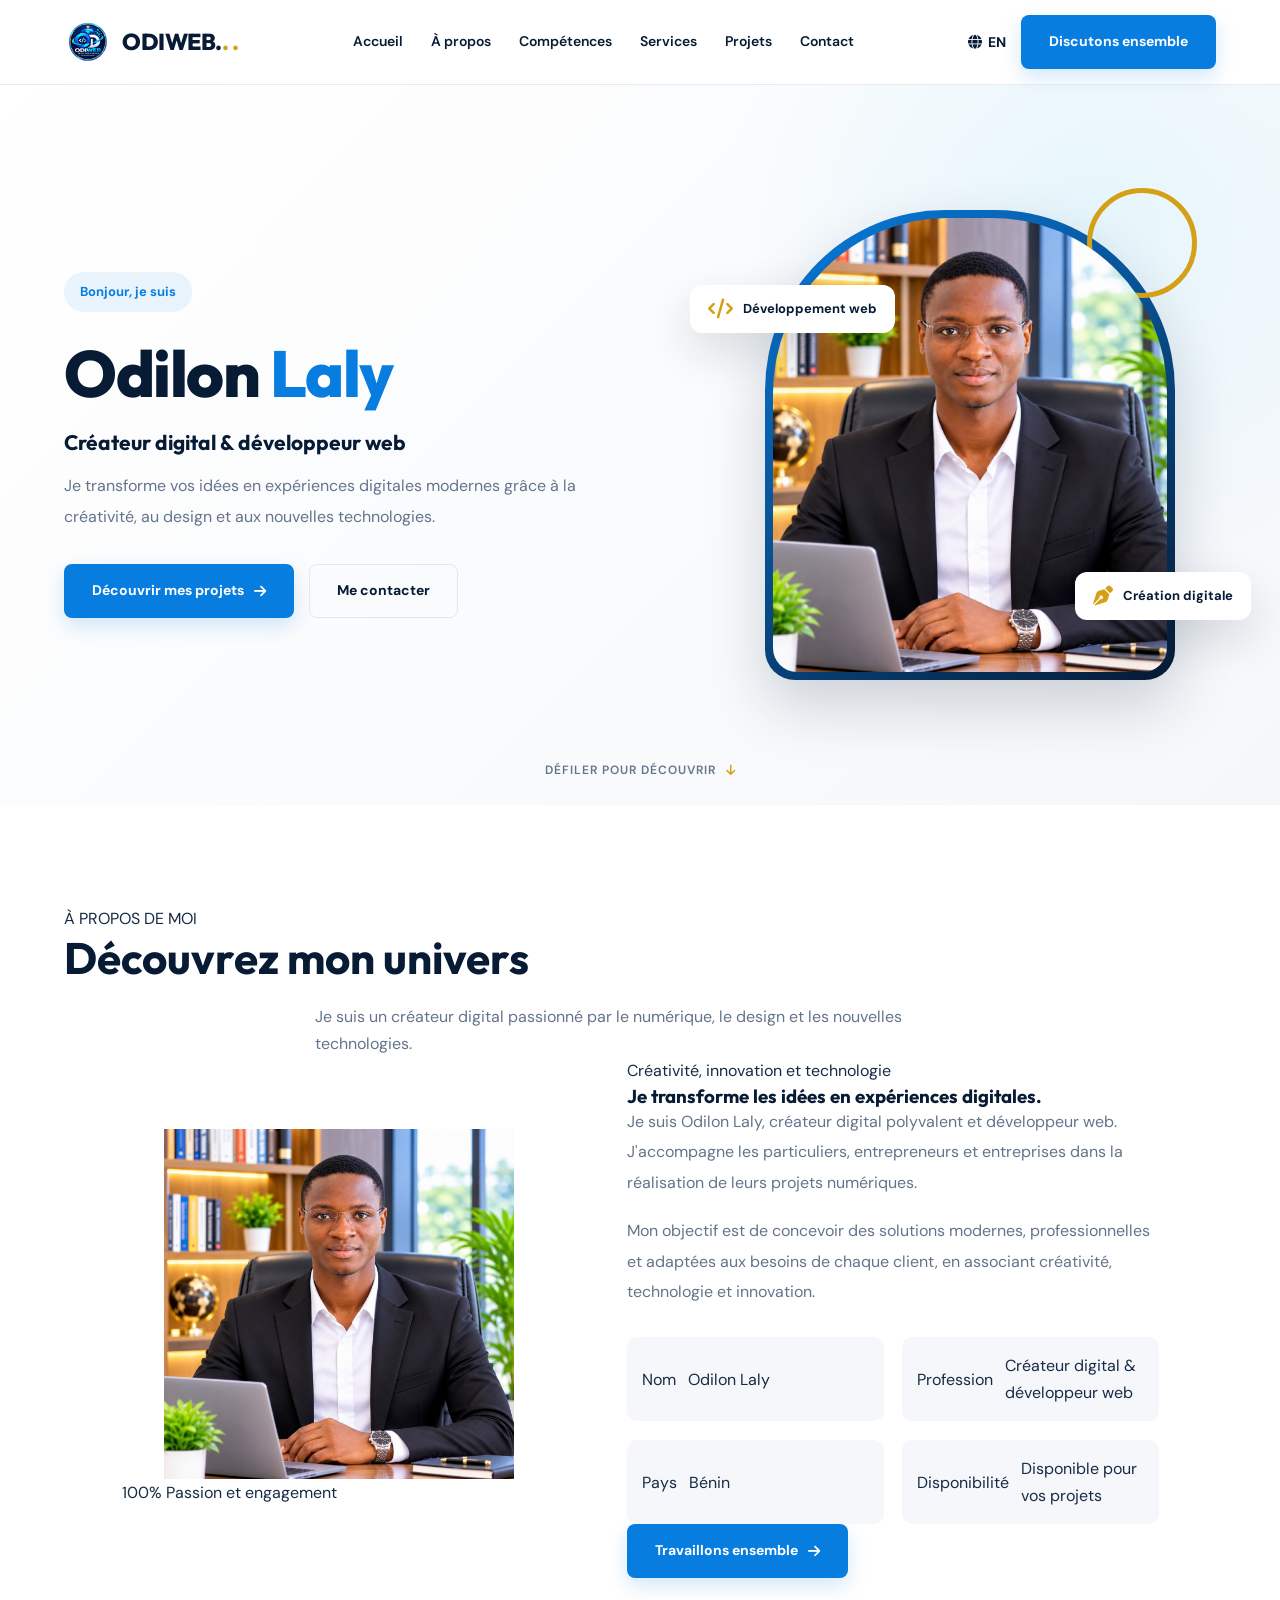
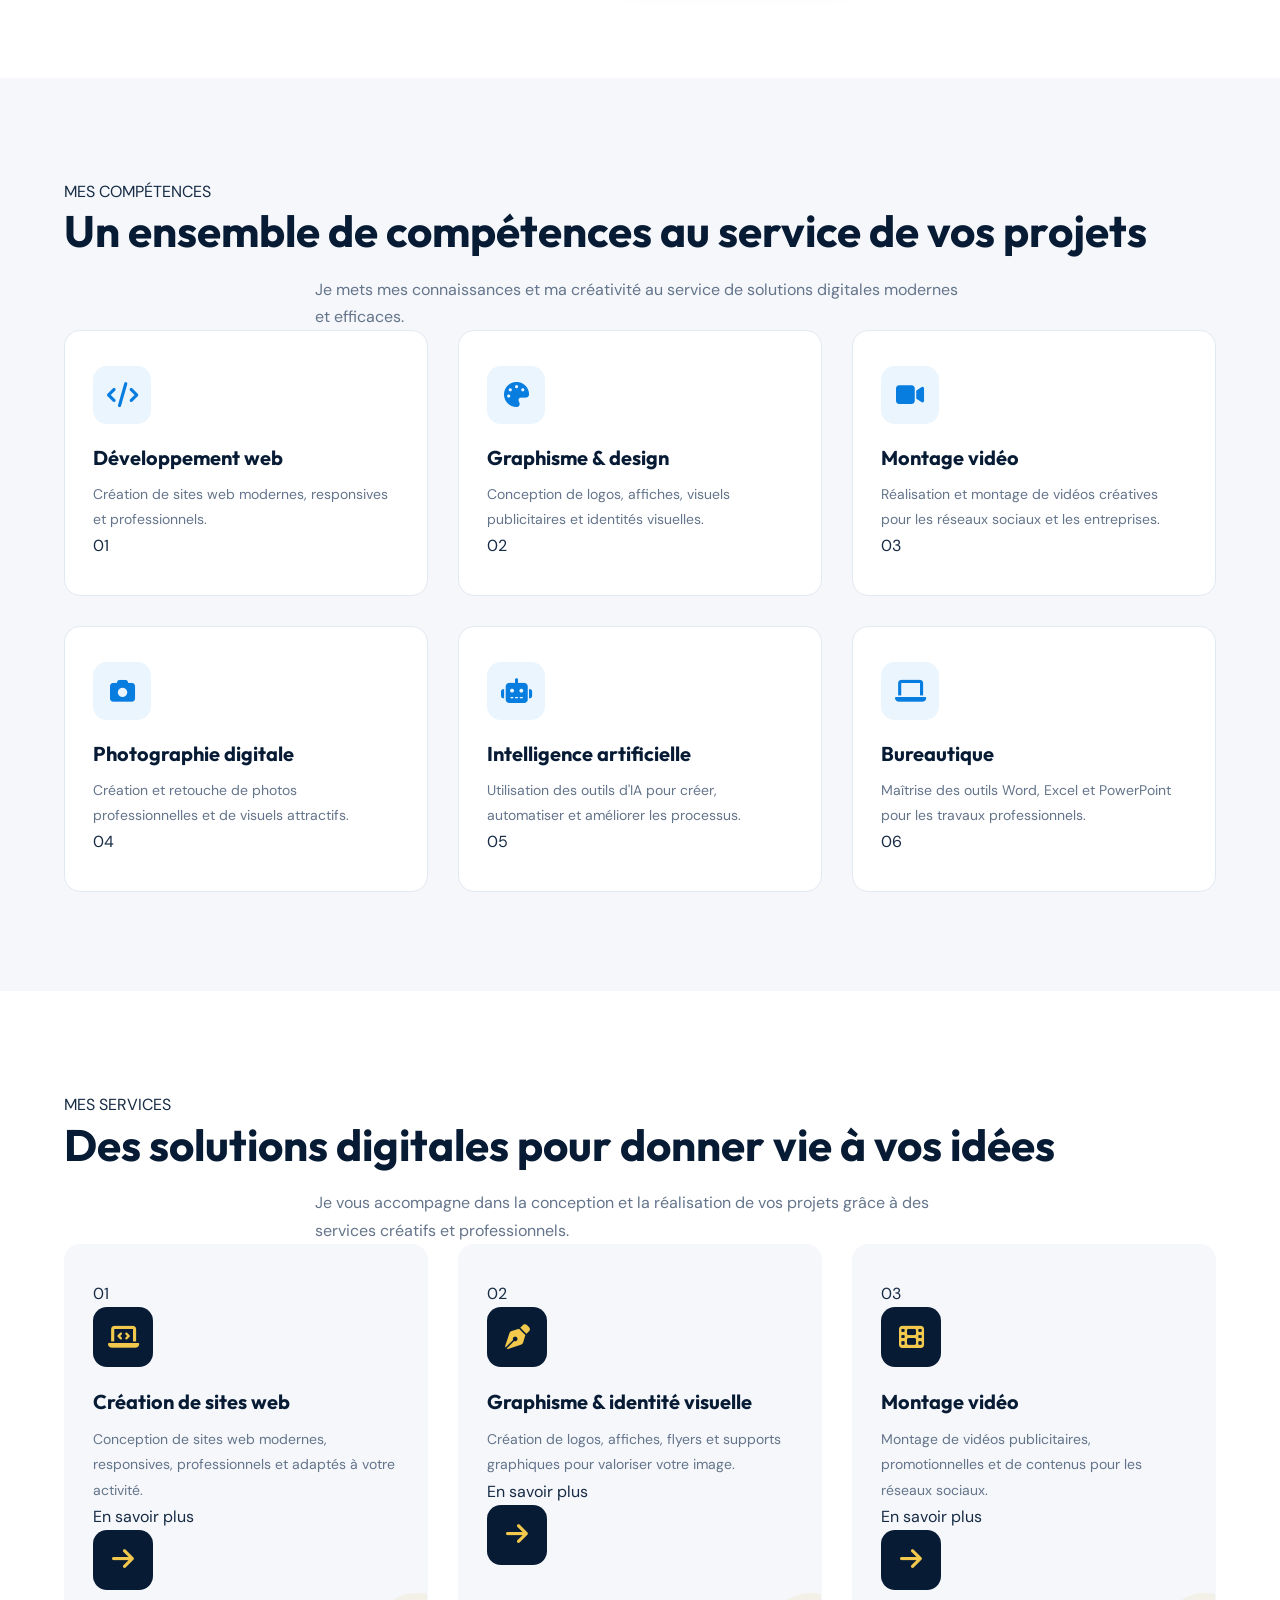
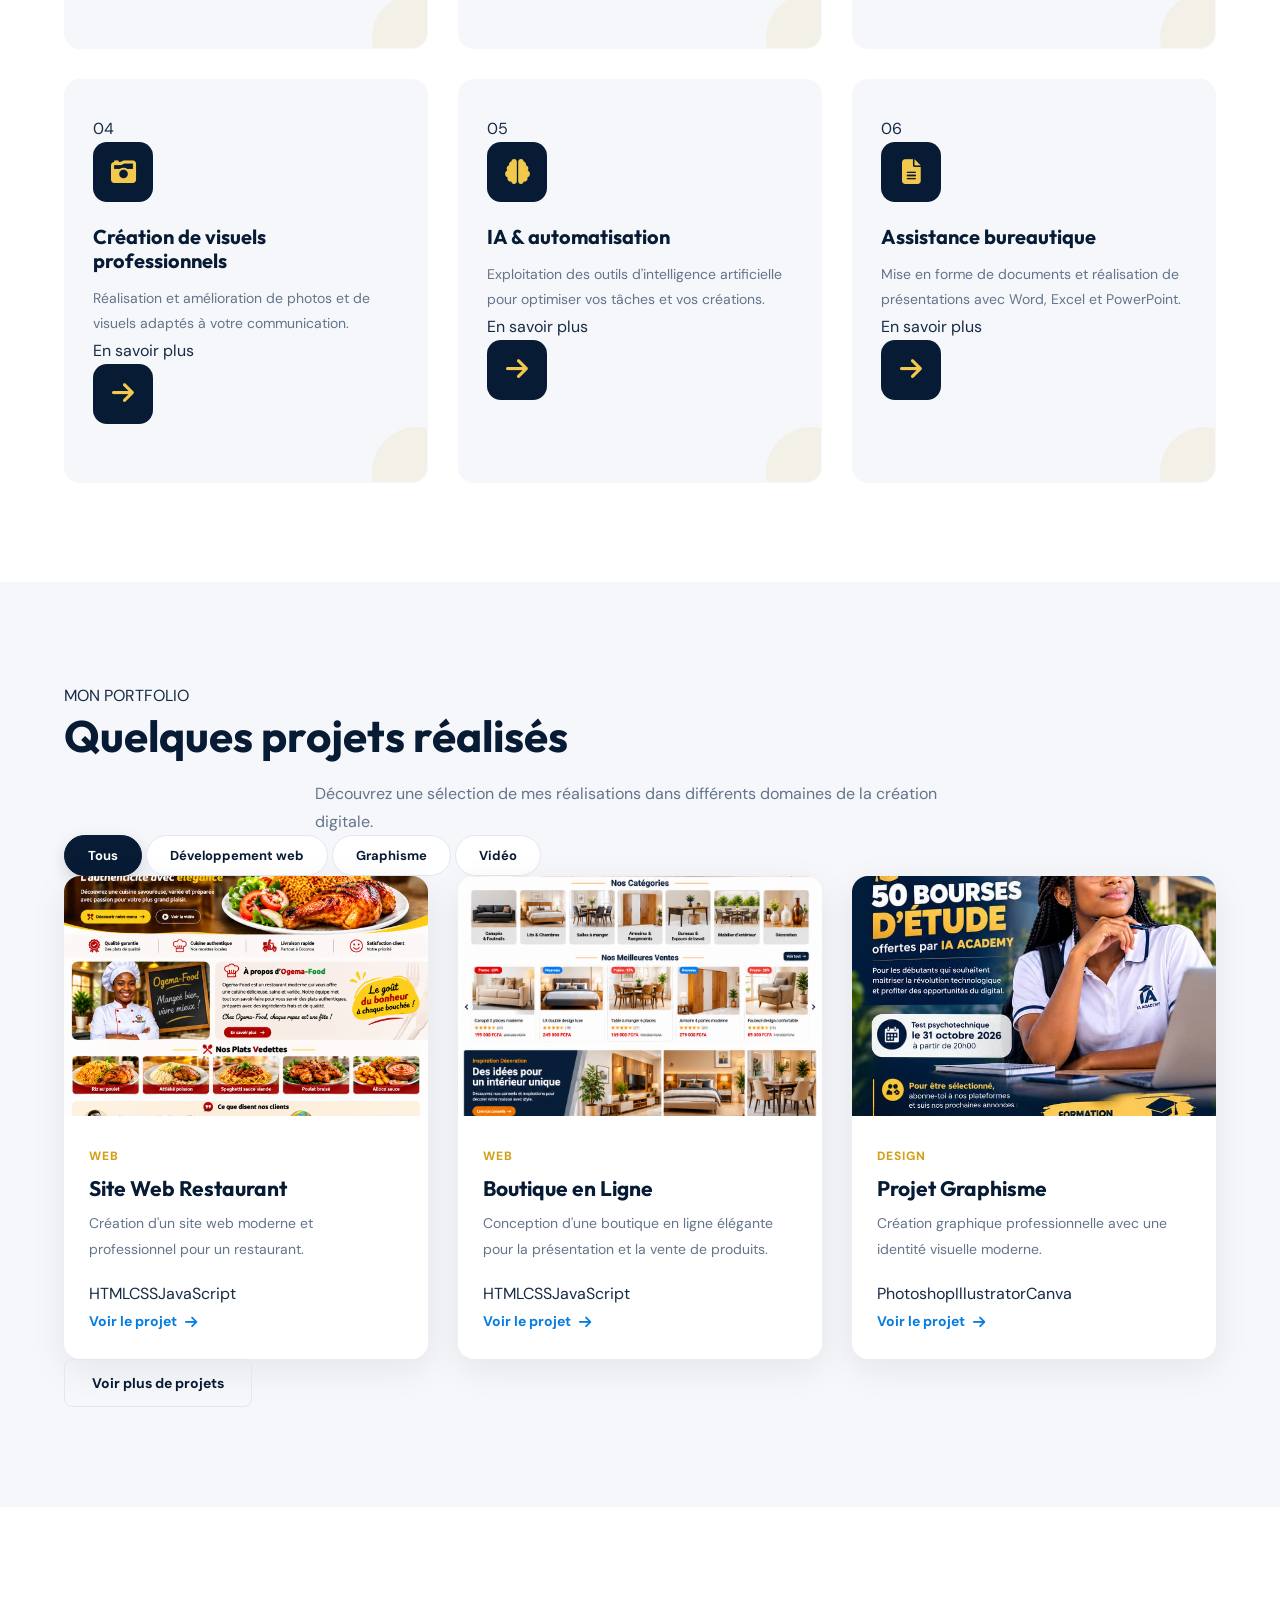
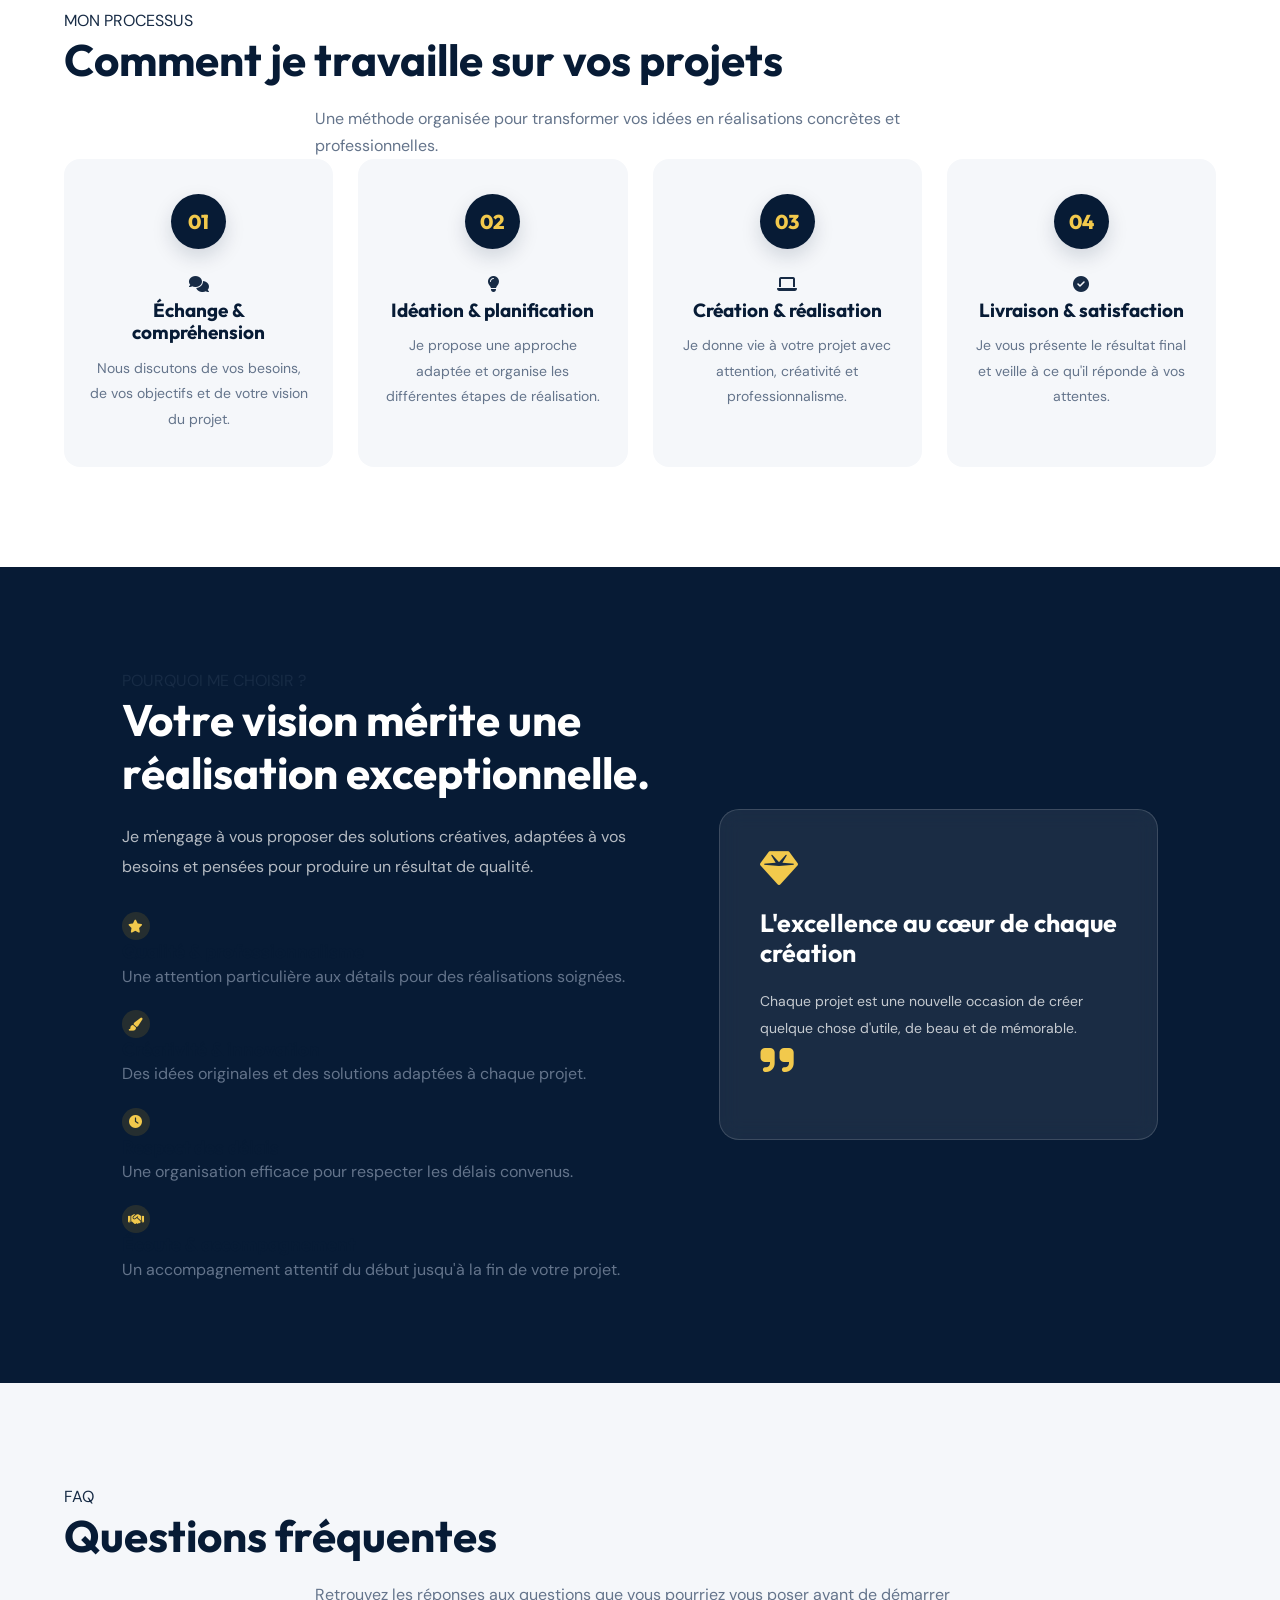
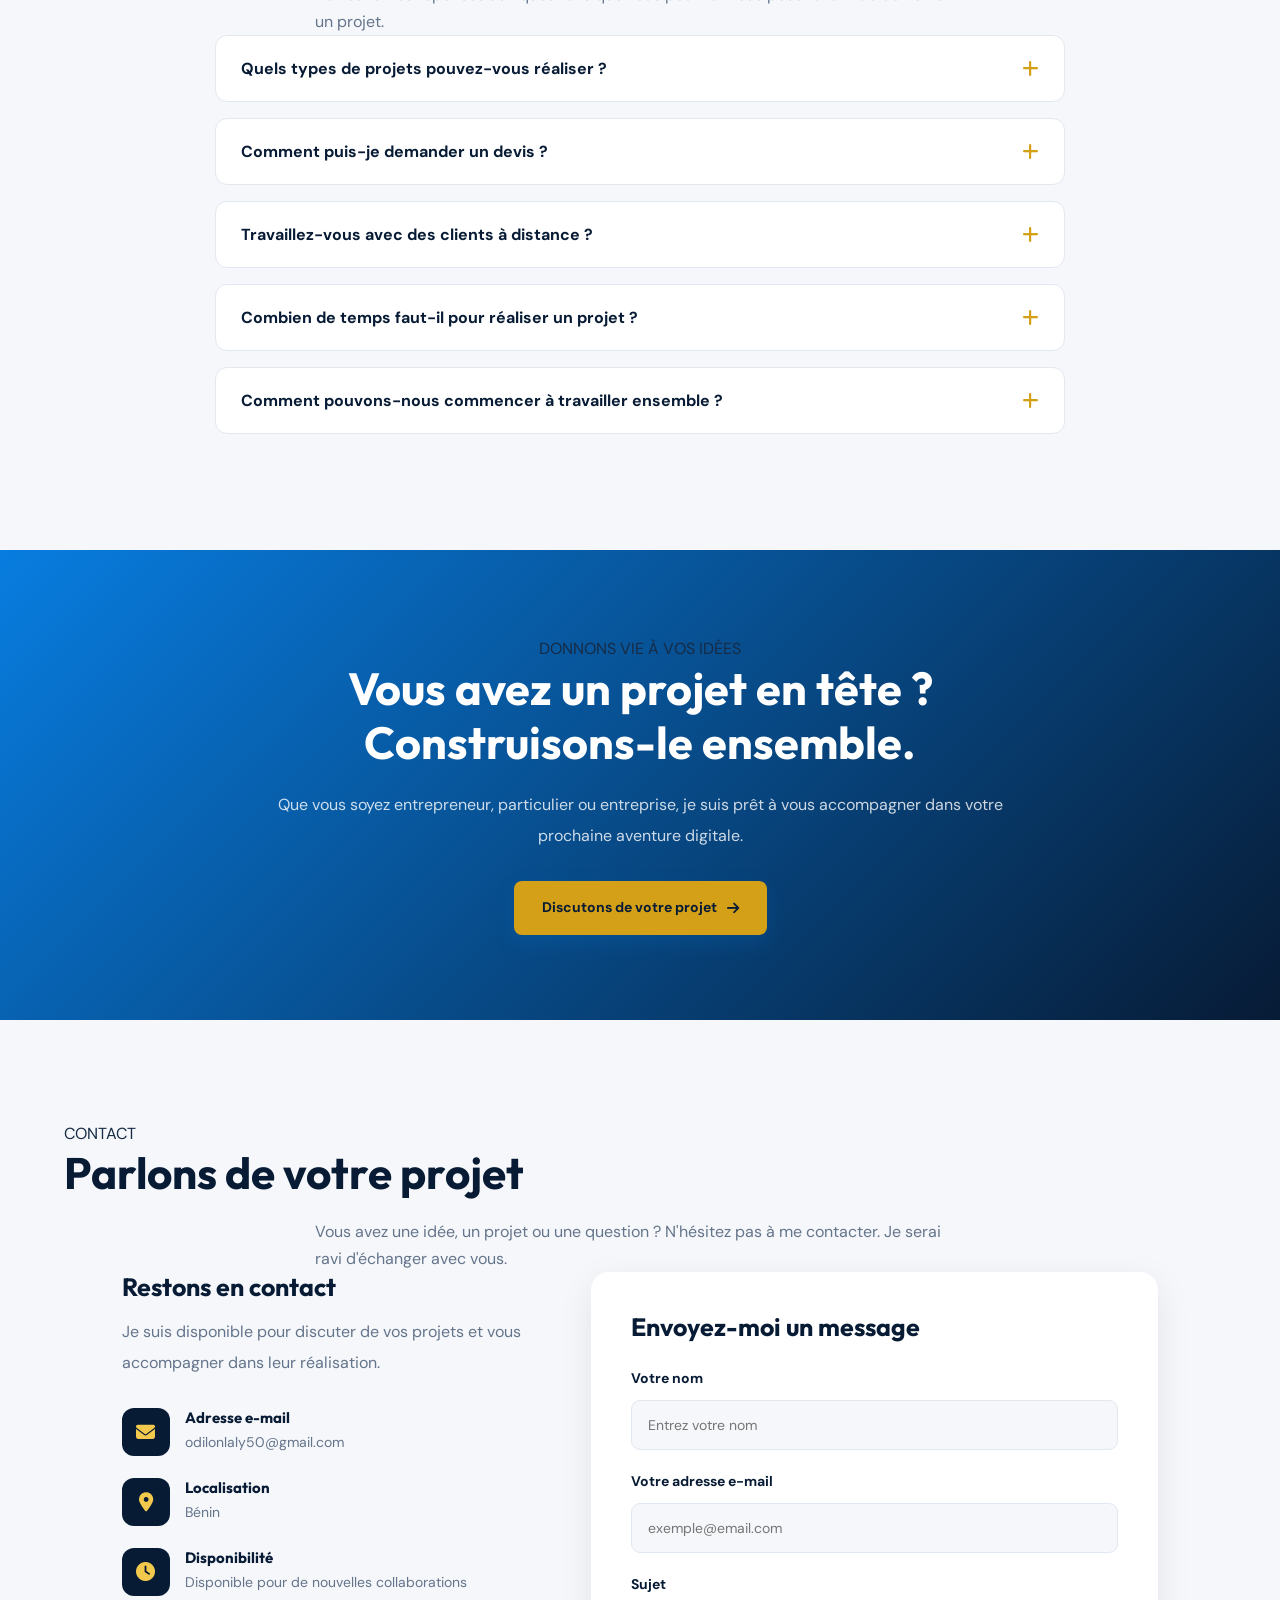
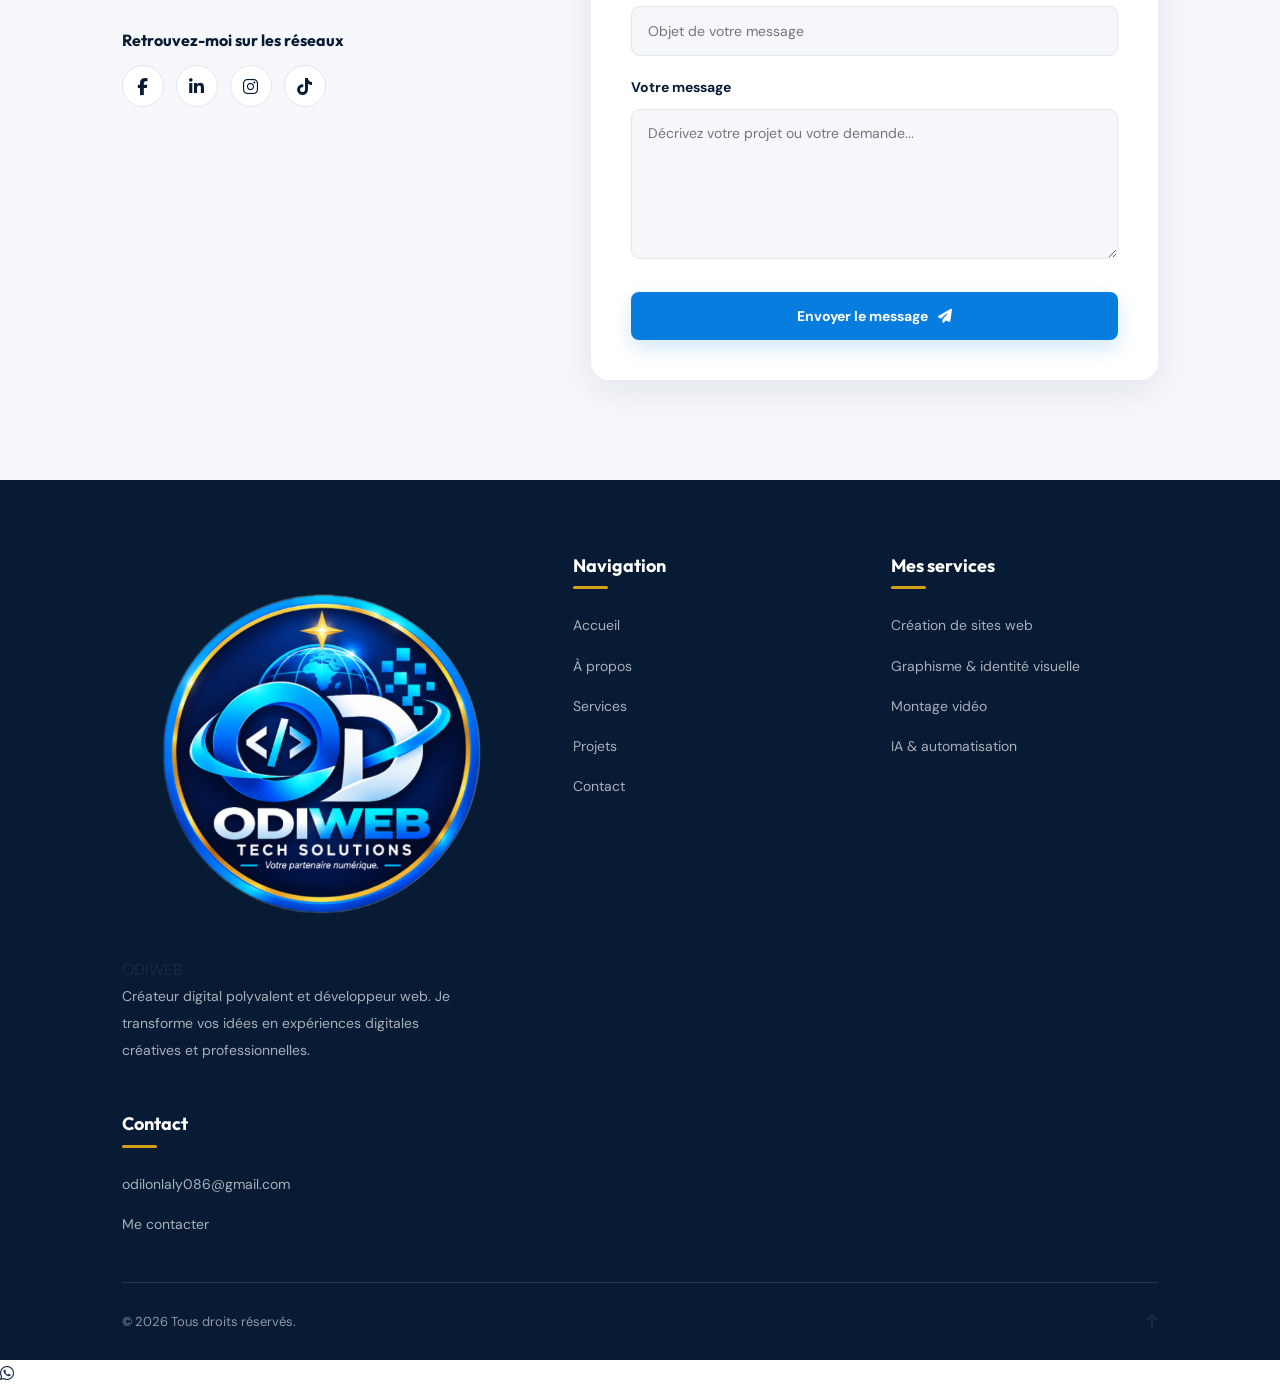
<file: index.html>
<!DOCTYPE html>
<html lang="fr">

<head>

    <meta charset="UTF-8">
    <meta name="viewport" content="width=device-width, initial-scale=1.0">

    <meta
        name="description"
        content="Odilon Laly, créateur digital polyvalent et développeur web. Découvrez mes services et réalisations."
        data-i18n-content="meta_description">

    <meta name="author" content="Odilon Laly">
    <meta name="theme-color" content="#071B35">

    <title data-i18n="page_title">
        Odilon Laly | ODIWEB TECH SOLUTIONS
    </title>


    <!-- GOOGLE FONTS -->

    <link rel="preconnect" href="https://fonts.googleapis.com">

    <link rel="preconnect" href="https://fonts.gstatic.com" crossorigin>

    <link href="https://fonts.googleapis.com/css2?family=DM+Sans:wght@400;500;600;700;800&family=Outfit:wght@400;500;600;700;800&display=swap" rel="stylesheet">


    <!-- FONT AWESOME -->

    <link rel="stylesheet" href="https://cdnjs.cloudflare.com/ajax/libs/font-awesome/6.7.2/css/all.min.css">


    <!-- CSS -->

    <link rel="stylesheet" href="style.css">

    <link rel="stylesheet" href="responsive.css">

</head>


<body>


    <!-- =================================
         HEADER / NAVIGATION
    ================================== -->

    <header class="header" id="header">

        <div class="container navbar">


            <!-- LOGO -->

            <a href="#accueil" class="logo">

                <img
                    src="logo-odiweb.png"
                    alt="Logo ODIWEB"
                    data-i18n-alt="logo_alt">

                <span>
                    ODIWEB<span class="logo-highlight">.</span>
                </span>

            </a>



            <!-- NAVIGATION -->

            <nav class="nav-menu" id="navMenu">

                <a
                    href="#accueil"
                    class="nav-link active"
                    data-i18n="nav_home">

                    Accueil

                </a>


                <a
                    href="#apropos"
                    class="nav-link"
                    data-i18n="nav_about">

                    À propos

                </a>


                <a
                    href="#competences"
                    class="nav-link"
                    data-i18n="nav_skills">

                    Compétences

                </a>


                <a
                    href="#services"
                    class="nav-link"
                    data-i18n="nav_services">

                    Services

                </a>


                <a
                    href="#projets"
                    class="nav-link"
                    data-i18n="nav_projects">

                    Projets

                </a>


                <a
                    href="#contact"
                    class="nav-link"
                    data-i18n="nav_contact">

                    Contact

                </a>

            </nav>



            <!-- ACTIONS DE NAVIGATION -->

            <div class="nav-actions">


                <!-- BOUTON DE LANGUE -->

                <button
                    class="language-btn"
                    id="languageBtn"
                    type="button"
                    aria-label="Changer la langue"
                    data-i18n-aria-label="language_aria">

                    <i class="fa-solid fa-globe"></i>

                    <span id="languageText">FR</span>

                </button>



                <!-- BOUTON CONTACT -->

                <a
                    href="#contact"
                    class="btn btn-primary nav-cta"
                    data-i18n="nav_cta">

                    Discutons

                </a>



                <!-- MENU MOBILE -->

                <button
                    class="menu-toggle"
                    id="menuToggle"
                    type="button"
                    aria-label="Ouvrir le menu"
                    data-i18n-aria-label="menu_open"
                    aria-controls="navMenu"
                    aria-expanded="false">

                    <i class="fa-solid fa-bars"></i>

                </button>

            </div>

        </div>

    </header>



    <!-- =================================
         CONTENU PRINCIPAL
    ================================== -->

    <main>



    <!-- =================================
         HERO / SECTION D'ACCUEIL
    ================================== -->

    <section class="hero" id="accueil">

        <div class="container hero-container">


            <!-- TEXTE PRINCIPAL -->

            <div class="hero-content">


                <span
                    class="hero-greeting"
                    data-i18n="hero_greeting">

                    Bonjour, je suis

                </span>



                <h1 class="hero-title">

                    Odilon

                    <span>Laly</span>

                </h1>



                <h2
                    class="hero-subtitle"
                    data-i18n="hero_subtitle">

                    Créateur digital polyvalent
                    & Développeur Web

                </h2>



                <p
                    class="hero-description"
                    data-i18n="hero_description">

                    J'accompagne les entrepreneurs, les commerçants
                    et les entreprises dans leur transformation
                    numérique grâce à des solutions web modernes
                    et des créations graphiques professionnelles.

                </p>



                <!-- BOUTONS -->

                <div class="hero-buttons">


                    <a href="#projets" class="btn btn-primary">

                        <span data-i18n="hero_button_projects">

                            Découvrir mes projets

                        </span>

                        <i class="fa-solid fa-arrow-right"></i>

                    </a>



                    <a href="#contact" class="btn btn-outline">

                        <span data-i18n="hero_button_contact">

                            Me contacter

                        </span>

                    </a>

                </div>

            </div>




            <!-- PHOTO DE PROFIL -->

            <div class="hero-visual">

                <div class="hero-image-wrapper">

                    <img
                        src="odilon-profile.jpg"
                        alt="Portrait professionnel de Odilon Laly"
                        data-i18n-alt="hero_image_alt"
                        class="hero-profile-image">

                </div>



                <!-- ÉTIQUETTE DÉVELOPPEMENT WEB -->

                <div class="hero-tag hero-tag-web">

                    <i class="fa-solid fa-code"></i>

                    <span data-i18n="hero_tag_web">

                        Développement Web

                    </span>

                </div>



                <!-- ÉTIQUETTE DESIGN DIGITAL -->

                <div class="hero-tag hero-tag-design">

                    <i class="fa-solid fa-pen-nib"></i>

                    <span data-i18n="hero_tag_design">

                        Design digital

                    </span>

                </div>

            </div>

        </div>




        <!-- INDICATEUR DE DÉFILEMENT -->

        <a href="#apropos" class="scroll-indicator">

            <span data-i18n="hero_scroll">

                Défiler pour découvrir

            </span>

            <i class="fa-solid fa-arrow-down"></i>

        </a>

    </section>

<!-- ========================================
     SECTION 2 : À PROPOS DE MOI
======================================== -->

<section class="about section" id="apropos">

    <div class="container">

        <div class="section-heading">

            <span class="section-label" data-i18n="about_label">
                À PROPOS DE MOI
            </span>

            <h2 class="section-title" data-i18n="about_title">
                Découvrez mon univers
            </h2>

            <p class="section-description" data-i18n="about_description">
                Je suis un créateur digital passionné par le numérique,
                le design et les nouvelles technologies.
            </p>

        </div>

        <div class="about-container">

            <!-- Image et expérience -->

            <div class="about-visual">

                <div class="about-image-wrapper">

                    <img
                        src="odilon-profile.jpg"
                        alt="Portrait de Odilon Laly"
                        data-i18n-alt="about_image_alt"
                        class="about-image"
                        loading="lazy"
                    >

                    <div class="about-experience">

                        <span class="experience-number">100%</span>

                        <span class="experience-text" data-i18n="about_experience">
                            Passion et engagement
                        </span>

                    </div>

                </div>

            </div>

            <!-- Présentation -->

            <div class="about-content">

                <span class="about-subtitle" data-i18n="about_subtitle">
                    Créativité, innovation et technologie
                </span>

                <h3 class="about-heading" data-i18n="about_heading">
                    Je transforme les idées en expériences digitales.
                </h3>

                <p class="about-text" data-i18n="about_text_1">
                    Je suis Odilon Laly, créateur digital polyvalent et
                    développeur web. J'accompagne les particuliers,
                    entrepreneurs et entreprises dans la réalisation
                    de leurs projets numériques.
                </p>

                <p class="about-text" data-i18n="about_text_2">
                    Mon objectif est de concevoir des solutions modernes,
                    professionnelles et adaptées aux besoins de chaque client,
                    en associant créativité, technologie et innovation.
                </p>

                <!-- Informations personnelles -->

                <div class="about-infos">

                    <div class="about-info-item">

                        <span class="info-label" data-i18n="about_info_name">
                            Nom
                        </span>

                        <span class="info-value">
                            Odilon Laly
                        </span>

                    </div>

                    <div class="about-info-item">

                        <span class="info-label" data-i18n="about_info_profession">
                            Profession
                        </span>

                        <span class="info-value" data-i18n="about_profession_value">
                            Créateur digital & développeur web
                        </span>

                    </div>

                    <div class="about-info-item">

                        <span class="info-label" data-i18n="about_info_country">
                            Pays
                        </span>

                        <span class="info-value" data-i18n="about_country_value">
                            Bénin
                        </span>

                    </div>

                    <div class="about-info-item">

                        <span class="info-label" data-i18n="about_info_availability">
                            Disponibilité
                        </span>

                        <span class="info-value availability" data-i18n="about_availability_value">
                            Disponible pour vos projets
                        </span>

                    </div>

                </div>

                <a href="#contact" class="btn btn-primary">

                    <span data-i18n="about_button">
                        Travaillons ensemble
                    </span>

                    <i class="fas fa-arrow-right"></i>

                </a>

            </div>

        </div>

    </div>

</section>


<!-- ========================================
     SECTION 3 : MES COMPÉTENCES
======================================== -->

<section class="skills section" id="competences">

    <div class="container">

        <div class="section-heading">

            <span class="section-label" data-i18n="skills_label">
                MES COMPÉTENCES
            </span>

            <h2 class="section-title" data-i18n="skills_title">
                Un ensemble de compétences au service de vos projets
            </h2>

            <p class="section-description" data-i18n="skills_description">
                Je mets mes connaissances et ma créativité au service
                de solutions digitales modernes et efficaces.
            </p>

        </div>

        <div class="skills-grid">

            <!-- Compétence 1 -->

            <div class="skill-card">

                <div class="skill-icon">
                    <i class="fas fa-code"></i>
                </div>

                <h3 data-i18n="skill_web_title">
                    Développement web
                </h3>

                <p data-i18n="skill_web_description">
                    Création de sites web modernes, responsives
                    et professionnels.
                </p>

                <span class="skill-number">01</span>

            </div>


            <!-- Compétence 2 -->

            <div class="skill-card">

                <div class="skill-icon">
                    <i class="fas fa-palette"></i>
                </div>

                <h3 data-i18n="skill_design_title">
                    Graphisme & design
                </h3>

                <p data-i18n="skill_design_description">
                    Conception de logos, affiches, visuels publicitaires
                    et identités visuelles.
                </p>

                <span class="skill-number">02</span>

            </div>


            <!-- Compétence 3 -->

            <div class="skill-card">

                <div class="skill-icon">
                    <i class="fas fa-video"></i>
                </div>

                <h3 data-i18n="skill_video_title">
                    Montage vidéo
                </h3>

                <p data-i18n="skill_video_description">
                    Réalisation et montage de vidéos créatives
                    pour les réseaux sociaux et les entreprises.
                </p>

                <span class="skill-number">03</span>

            </div>


            <!-- Compétence 4 -->

            <div class="skill-card">

                <div class="skill-icon">
                    <i class="fas fa-camera"></i>
                </div>

                <h3 data-i18n="skill_photo_title">
                    Photographie digitale
                </h3>

                <p data-i18n="skill_photo_description">
                    Création et retouche de photos professionnelles
                    et de visuels attractifs.
                </p>

                <span class="skill-number">04</span>

            </div>


            <!-- Compétence 5 -->

            <div class="skill-card">

                <div class="skill-icon">
                    <i class="fas fa-robot"></i>
                </div>

                <h3 data-i18n="skill_ai_title">
                    Intelligence artificielle
                </h3>

                <p data-i18n="skill_ai_description">
                    Utilisation des outils d'IA pour créer,
                    automatiser et améliorer les processus.
                </p>

                <span class="skill-number">05</span>

            </div>


            <!-- Compétence 6 -->

            <div class="skill-card">

                <div class="skill-icon">
                    <i class="fas fa-laptop"></i>
                </div>

                <h3 data-i18n="skill_office_title">
                    Bureautique
                </h3>

                <p data-i18n="skill_office_description">
                    Maîtrise des outils Word, Excel et PowerPoint
                    pour les travaux professionnels.
                </p>

                <span class="skill-number">06</span>

            </div>

        </div>

    </div>

</section>

<!-- ========================================
     SECTION 4 : MES SERVICES
======================================== -->

<section class="services section" id="services">

    <div class="container">

        <div class="section-heading">

            <span class="section-label" data-i18n="services_label">
                MES SERVICES
            </span>

            <h2 class="section-title" data-i18n="services_title">
                Des solutions digitales pour donner vie à vos idées
            </h2>

            <p class="section-description" data-i18n="services_description">
                Je vous accompagne dans la conception et la réalisation
                de vos projets grâce à des services créatifs et professionnels.
            </p>

        </div>

        <div class="services-grid">

            <!-- Service 1 -->

            <article class="service-card">

                <span class="service-number">01</span>

                <div class="service-icon">
                    <i class="fas fa-laptop-code"></i>
                </div>

                <h3 data-i18n="service_web_title">
                    Création de sites web
                </h3>

                <p data-i18n="service_web_description">
                    Conception de sites web modernes, responsives,
                    professionnels et adaptés à votre activité.
                </p>

                <a href="#contact" class="service-link">

                    <span data-i18n="service_learn_more">
                        En savoir plus
                    </span>

                    <i class="fas fa-arrow-right"></i>

                </a>

            </article>


            <!-- Service 2 -->

            <article class="service-card">

                <span class="service-number">02</span>

                <div class="service-icon">
                    <i class="fas fa-pen-nib"></i>
                </div>

                <h3 data-i18n="service_graphic_title">
                    Graphisme & identité visuelle
                </h3>

                <p data-i18n="service_graphic_description">
                    Création de logos, affiches, flyers et supports
                    graphiques pour valoriser votre image.
                </p>

                <a href="#contact" class="service-link">

                    <span data-i18n="service_learn_more">
                        En savoir plus
                    </span>

                    <i class="fas fa-arrow-right"></i>

                </a>

            </article>


            <!-- Service 3 -->

            <article class="service-card">

                <span class="service-number">03</span>

                <div class="service-icon">
                    <i class="fas fa-film"></i>
                </div>

                <h3 data-i18n="service_video_title">
                    Montage vidéo
                </h3>

                <p data-i18n="service_video_description">
                    Montage de vidéos publicitaires, promotionnelles
                    et de contenus pour les réseaux sociaux.
                </p>

                <a href="#contact" class="service-link">

                    <span data-i18n="service_learn_more">
                        En savoir plus
                    </span>

                    <i class="fas fa-arrow-right"></i>

                </a>

            </article>


            <!-- Service 4 -->

            <article class="service-card">

                <span class="service-number">04</span>

                <div class="service-icon">
                    <i class="fas fa-camera-retro"></i>
                </div>

                <h3 data-i18n="service_photo_title">
                    Création de visuels professionnels
                </h3>

                <p data-i18n="service_photo_description">
                    Réalisation et amélioration de photos et de visuels
                    adaptés à votre communication.
                </p>

                <a href="#contact" class="service-link">

                    <span data-i18n="service_learn_more">
                        En savoir plus
                    </span>

                    <i class="fas fa-arrow-right"></i>

                </a>

            </article>


            <!-- Service 5 -->

            <article class="service-card">

                <span class="service-number">05</span>

                <div class="service-icon">
                    <i class="fas fa-brain"></i>
                </div>

                <h3 data-i18n="service_ai_title">
                    IA & automatisation
                </h3>

                <p data-i18n="service_ai_description">
                    Exploitation des outils d'intelligence artificielle
                    pour optimiser vos tâches et vos créations.
                </p>

                <a href="#contact" class="service-link">

                    <span data-i18n="service_learn_more">
                        En savoir plus
                    </span>

                    <i class="fas fa-arrow-right"></i>

                </a>

            </article>


            <!-- Service 6 -->

            <article class="service-card">

                <span class="service-number">06</span>

                <div class="service-icon">
                    <i class="fas fa-file-alt"></i>
                </div>

                <h3 data-i18n="service_office_title">
                    Assistance bureautique
                </h3>

                <p data-i18n="service_office_description">
                    Mise en forme de documents et réalisation de
                    présentations avec Word, Excel et PowerPoint.
                </p>

                <a href="#contact" class="service-link">

                    <span data-i18n="service_learn_more">
                        En savoir plus
                    </span>

                    <i class="fas fa-arrow-right"></i>

                </a>

            </article>

        </div>

    </div>

</section>


<!-- ========================================
     SECTION 5 : MES RÉALISATIONS
======================================== -->

<section class="projects section" id="projets">

    <div class="container">

        <div class="section-heading">

            <span class="section-label" data-i18n="projects_label">
                MON PORTFOLIO
            </span>

            <h2 class="section-title" data-i18n="projects_title">
                Quelques projets réalisés
            </h2>

            <p class="section-description" data-i18n="projects_description">
                Découvrez une sélection de mes réalisations
                dans différents domaines de la création digitale.
            </p>

        </div>


        <!-- Filtres des projets -->

        <div class="project-filters">

            <button
                class="filter-btn active"
                type="button"
                data-filter="all"
                data-i18n="filter_all"
            >
                Tous
            </button>

            <button
                class="filter-btn"
                type="button"
                data-filter="web"
                data-i18n="filter_web"
            >
                Développement web
            </button>

            <button
                class="filter-btn"
                type="button"
                data-filter="design"
                data-i18n="filter_design"
            >
                Graphisme
            </button>

            <button
                class="filter-btn"
                type="button"
                data-filter="video"
                data-i18n="filter_video"
            >
                Vidéo
            </button>

        </div>


        <!-- Grille des projets -->

        <div class="projects-grid" id="projectsGrid">

            <!--
                Les projets seront générés automatiquement
                depuis le fichier projects.js.
            -->

        </div>


        <!-- Bouton voir plus -->

        <div class="projects-more">

            <button
                class="btn btn-outline"
                type="button"
                id="loadMoreProjects"
                data-i18n="projects_more"
            >
                Voir plus de projets
                <i class="fas fa-arrow-right"></i>
            </button>

        </div>

    </div>

</section>

<!-- ========================================
     SECTION 6 : MON PROCESSUS DE TRAVAIL
======================================== -->

<section class="process section" id="process">

    <div class="container">

        <div class="section-heading">

            <span class="section-label" data-i18n="process_label">
                MON PROCESSUS
            </span>

            <h2 class="section-title" data-i18n="process_title">
                Comment je travaille sur vos projets
            </h2>

            <p class="section-description" data-i18n="process_description">
                Une méthode organisée pour transformer vos idées
                en réalisations concrètes et professionnelles.
            </p>

        </div>

        <div class="process-grid">

            <!-- Étape 1 -->

            <div class="process-card">

                <span class="process-number">01</span>

                <div class="process-icon">
                    <i class="fas fa-comments"></i>
                </div>

                <h3 data-i18n="process_step1_title">
                    Échange & compréhension
                </h3>

                <p data-i18n="process_step1_description">
                    Nous discutons de vos besoins, de vos objectifs
                    et de votre vision du projet.
                </p>

            </div>


            <!-- Étape 2 -->

            <div class="process-card">

                <span class="process-number">02</span>

                <div class="process-icon">
                    <i class="fas fa-lightbulb"></i>
                </div>

                <h3 data-i18n="process_step2_title">
                    Idéation & planification
                </h3>

                <p data-i18n="process_step2_description">
                    Je propose une approche adaptée et organise
                    les différentes étapes de réalisation.
                </p>

            </div>


            <!-- Étape 3 -->

            <div class="process-card">

                <span class="process-number">03</span>

                <div class="process-icon">
                    <i class="fas fa-laptop"></i>
                </div>

                <h3 data-i18n="process_step3_title">
                    Création & réalisation
                </h3>

                <p data-i18n="process_step3_description">
                    Je donne vie à votre projet avec attention,
                    créativité et professionnalisme.
                </p>

            </div>


            <!-- Étape 4 -->

            <div class="process-card">

                <span class="process-number">04</span>

                <div class="process-icon">
                    <i class="fas fa-check-circle"></i>
                </div>

                <h3 data-i18n="process_step4_title">
                    Livraison & satisfaction
                </h3>

                <p data-i18n="process_step4_description">
                    Je vous présente le résultat final et veille
                    à ce qu'il réponde à vos attentes.
                </p>

            </div>

        </div>

    </div>

</section>


<!-- ========================================
     SECTION 7 : POURQUOI TRAVAILLER AVEC MOI
======================================== -->

<section class="advantages section" id="avantages">

    <div class="container">

        <div class="advantages-container">

            <!-- Contenu à gauche -->

            <div class="advantages-content">

                <span class="section-label" data-i18n="advantages_label">
                    POURQUOI ME CHOISIR ?
                </span>

                <h2 class="section-title" data-i18n="advantages_title">
                    Votre vision mérite une réalisation exceptionnelle.
                </h2>

                <p class="advantages-description" data-i18n="advantages_description">
                    Je m'engage à vous proposer des solutions créatives,
                    adaptées à vos besoins et pensées pour produire
                    un résultat de qualité.
                </p>


                <div class="advantages-list">

                    <div class="advantage-item">

                        <div class="advantage-icon">
                            <i class="fas fa-star"></i>
                        </div>

                        <div class="advantage-text">

                            <h3 data-i18n="advantage_quality_title">
                                Qualité & professionnalisme
                            </h3>

                            <p data-i18n="advantage_quality_description">
                                Une attention particulière aux détails
                                pour des réalisations soignées.
                            </p>

                        </div>

                    </div>


                    <div class="advantage-item">

                        <div class="advantage-icon">
                            <i class="fas fa-paint-brush"></i>
                        </div>

                        <div class="advantage-text">

                            <h3 data-i18n="advantage_creativity_title">
                                Créativité & innovation
                            </h3>

                            <p data-i18n="advantage_creativity_description">
                                Des idées originales et des solutions
                                adaptées à chaque projet.
                            </p>

                        </div>

                    </div>


                    <div class="advantage-item">

                        <div class="advantage-icon">
                            <i class="fas fa-clock"></i>
                        </div>

                        <div class="advantage-text">

                            <h3 data-i18n="advantage_deadline_title">
                                Respect des délais
                            </h3>

                            <p data-i18n="advantage_deadline_description">
                                Une organisation efficace pour respecter
                                les délais convenus.
                            </p>

                        </div>

                    </div>


                    <div class="advantage-item">

                        <div class="advantage-icon">
                            <i class="fas fa-handshake"></i>
                        </div>

                        <div class="advantage-text">

                            <h3 data-i18n="advantage_support_title">
                                Écoute & accompagnement
                            </h3>

                            <p data-i18n="advantage_support_description">
                                Un accompagnement attentif du début
                                jusqu'à la fin de votre projet.
                            </p>

                        </div>

                    </div>

                </div>

            </div>


            <!-- Visuel à droite -->

            <div class="advantages-visual">

                <div class="advantages-card">

                    <div class="advantages-card-icon">
                        <i class="fas fa-gem"></i>
                    </div>

                    <h3 data-i18n="advantages_card_title">
                        L'excellence au cœur de chaque création
                    </h3>

                    <p data-i18n="advantages_card_description">
                        Chaque projet est une nouvelle occasion
                        de créer quelque chose d'utile, de beau
                        et de mémorable.
                    </p>

                    <div class="advantages-card-decoration">
                        <i class="fas fa-quote-right"></i>
                    </div>

                </div>

            </div>

        </div>

    </div>

</section>


<!-- ========================================
     SECTION 8 : QUESTIONS FRÉQUENTES
======================================== -->

<section class="faq section" id="faq">

    <div class="container">

        <div class="section-heading">

            <span class="section-label" data-i18n="faq_label">
                FAQ
            </span>

            <h2 class="section-title" data-i18n="faq_title">
                Questions fréquentes
            </h2>

            <p class="section-description" data-i18n="faq_description">
                Retrouvez les réponses aux questions que vous
                pourriez vous poser avant de démarrer un projet.
            </p>

        </div>


        <div class="faq-container">

            <!-- Question 1 -->

            <div class="faq-item">

                <button class="faq-question" type="button" aria-expanded="false">

                    <span data-i18n="faq_question1">
                        Quels types de projets pouvez-vous réaliser ?
                    </span>

                    <i class="fas fa-plus"></i>

                </button>

                <div class="faq-answer">

                    <p data-i18n="faq_answer1">
                        Je réalise des sites web, des logos, des affiches,
                        des montages vidéo, des visuels professionnels
                        et d'autres créations digitales.
                    </p>

                </div>

            </div>


            <!-- Question 2 -->

            <div class="faq-item">

                <button class="faq-question" type="button" aria-expanded="false">

                    <span data-i18n="faq_question2">
                        Comment puis-je demander un devis ?
                    </span>

                    <i class="fas fa-plus"></i>

                </button>

                <div class="faq-answer">

                    <p data-i18n="faq_answer2">
                        Vous pouvez me contacter directement via le formulaire
                        de contact. Décrivez votre besoin afin que nous
                        puissions discuter de votre projet.
                    </p>

                </div>

            </div>


            <!-- Question 3 -->

            <div class="faq-item">

                <button class="faq-question" type="button" aria-expanded="false">

                    <span data-i18n="faq_question3">
                        Travaillez-vous avec des clients à distance ?
                    </span>

                    <i class="fas fa-plus"></i>

                </button>

                <div class="faq-answer">

                    <p data-i18n="faq_answer3">
                        Oui. Je peux collaborer à distance avec des clients
                        au Bénin et dans d'autres pays grâce aux outils
                        de communication numériques.
                    </p>

                </div>

            </div>


            <!-- Question 4 -->

            <div class="faq-item">

                <button class="faq-question" type="button" aria-expanded="false">

                    <span data-i18n="faq_question4">
                        Combien de temps faut-il pour réaliser un projet ?
                    </span>

                    <i class="fas fa-plus"></i>

                </button>

                <div class="faq-answer">

                    <p data-i18n="faq_answer4">
                        Le délai dépend de la nature et de la complexité
                        du projet. Il est défini ensemble avant le démarrage
                        du travail.
                    </p>

                </div>

            </div>


            <!-- Question 5 -->

            <div class="faq-item">

                <button class="faq-question" type="button" aria-expanded="false">

                    <span data-i18n="faq_question5">
                        Comment pouvons-nous commencer à travailler ensemble ?
                    </span>

                    <i class="fas fa-plus"></i>

                </button>

                <div class="faq-answer">

                    <p data-i18n="faq_answer5">
                        Il suffit de me contacter en présentant votre idée.
                        Nous échangerons sur vos besoins et les prochaines
                        étapes de réalisation.
                    </p>

                </div>

            </div>

        </div>

    </div>

</section>


<!-- ========================================
     SECTION 9 : APPEL À LA COLLABORATION
======================================== -->

<section class="final-cta" id="collaboration">

    <div class="container">

        <div class="final-cta-content">

            <span class="final-cta-label" data-i18n="cta_label">
                DONNONS VIE À VOS IDÉES
            </span>

            <h2 data-i18n="cta_title">
                Vous avez un projet en tête ?
                Construisons-le ensemble.
            </h2>

            <p data-i18n="cta_description">
                Que vous soyez entrepreneur, particulier ou entreprise,
                je suis prêt à vous accompagner dans votre prochaine
                aventure digitale.
            </p>

            <a href="#contact" class="btn btn-primary">

                <span data-i18n="cta_button">
                    Discutons de votre projet
                </span>

                <i class="fas fa-arrow-right"></i>

            </a>

        </div>

    </div>

</section>

<!-- ========================================
     SECTION 10 : CONTACT
======================================== -->

<section class="contact section" id="contact">

    <div class="container">

        <div class="section-heading">

            <span class="section-label" data-i18n="contact_label">
                CONTACT
            </span>

            <h2 class="section-title" data-i18n="contact_title">
                Parlons de votre projet
            </h2>

            <p class="section-description" data-i18n="contact_description">
                Une idée, une question ou un projet ?
                N'hésitez pas à me contacter.
            </p>

        </div>


        <div class="contact-container">

            <!-- Informations de contact -->

            <div class="contact-info">

                <h3 data-i18n="contact_info_title">
                    Restons en contact
                </h3>

                <p data-i18n="contact_info_description">
                    Je suis disponible pour échanger sur vos idées
                    et vous accompagner dans vos projets digitaux.
                </p>


                <div class="contact-info-list">

                    <!-- Email -->

                    <div class="contact-info-item">

                        <div class="contact-icon">
                            <i class="fas fa-envelope"></i>
                        </div>

                        <div>

                            <h4 data-i18n="contact_email_label">
                                Email
                            </h4>

                            <p>
                                <a href="mailto:odilonlaly50@gmail.com">
                                    odilonlaly50@gmail.com
                                </a>
                            </p>

                        </div>

                    </div>


                    <!-- Localisation -->

                    <div class="contact-info-item">

                        <div class="contact-icon">
                            <i class="fas fa-map-marker-alt"></i>
                        </div>

                        <div>

                            <h4 data-i18n="contact_location_label">
                                Localisation
                            </h4>

                            <p data-i18n="contact_location_value">
                                Bénin
                            </p>

                        </div>

                    </div>


                    <!-- Disponibilité -->

                    <div class="contact-info-item">

                        <div class="contact-icon">
                            <i class="fas fa-clock"></i>
                        </div>

                        <div>

                            <h4 data-i18n="contact_availability_label">
                                Disponibilité
                            </h4>

                            <p data-i18n="contact_availability_value">
                                Disponible pour de nouvelles collaborations
                            </p>

                        </div>

                    </div>

                </div>


                <!-- Réseaux sociaux -->

                <div class="contact-socials">

                    <h4 data-i18n="contact_social_title">
                        Retrouvez-moi sur
                    </h4>

                    <div class="social-links">

                        <a
                            href="https://www.facebook.com/"
                            target="_blank"
                            rel="noopener noreferrer"
                            aria-label="Facebook"
                        >
                            <i class="fab fa-facebook-f"></i>
                        </a>

                        <a
                            href="https://www.linkedin.com/"
                            target="_blank"
                            rel="noopener noreferrer"
                            aria-label="LinkedIn"
                        >
                            <i class="fab fa-linkedin-in"></i>
                        </a>

                        <a
                            href="https://www.instagram.com/"
                            target="_blank"
                            rel="noopener noreferrer"
                            aria-label="Instagram"
                        >
                            <i class="fab fa-instagram"></i>
                        </a>

                        <a
                            href="https://www.tiktok.com/"
                            target="_blank"
                            rel="noopener noreferrer"
                            aria-label="TikTok"
                        >
                            <i class="fab fa-tiktok"></i>
                        </a>

                    </div>

                </div>

            </div>


            <!-- Formulaire de contact -->

            <div class="contact-form-wrapper">

                <form
                    id="contactForm"
                    class="contact-form"
                    action="https://formsubmit.co/odilonlaly50@gmail.com"
                    method="POST"
                >

                    <!-- Configuration FormSubmit -->

                    <input
                        type="hidden"
                        name="_subject"
                        value="Nouveau message depuis le portfolio ODIWEB"
                    >

                    <input
                        type="hidden"
                        name="_next"
                        value="merci.html"
                    >

                    <input
                        type="hidden"
                        name="_captcha"
                        value="false"
                    >


                    <h3 data-i18n="contact_form_title">
                        Envoyez-moi un message
                    </h3>


                    <!-- Nom -->

                    <div class="form-group">

                        <label for="contactName" data-i18n="form_name_label">
                            Votre nom
                        </label>

                        <input
                            type="text"
                            id="contactName"
                            name="name"
                            data-i18n-placeholder="form_name_placeholder"
                            placeholder="Entrez votre nom"
                            required
                        >

                    </div>


                    <!-- Email -->

                    <div class="form-group">

                        <label for="contactEmail" data-i18n="form_email_label">
                            Votre adresse email
                        </label>

                        <input
                            type="email"
                            id="contactEmail"
                            name="email"
                            data-i18n-placeholder="form_email_placeholder"
                            placeholder="Entrez votre adresse email"
                            required
                        >

                    </div>


                    <!-- Sujet -->

                    <div class="form-group">

                        <label for="contactSubject" data-i18n="form_subject_label">
                            Sujet du message
                        </label>

                        <input
                            type="text"
                            id="contactSubject"
                            name="subject"
                            data-i18n-placeholder="form_subject_placeholder"
                            placeholder="Exemple : Création de site web"
                            required
                        >

                    </div>


                    <!-- Message -->

                    <div class="form-group">

                        <label for="contactMessage" data-i18n="form_message_label">
                            Votre message
                        </label>

                        <textarea
                            id="contactMessage"
                            name="message"
                            rows="6"
                            data-i18n-placeholder="form_message_placeholder"
                            placeholder="Décrivez votre projet..."
                            required
                        ></textarea>

                    </div>


                    <!-- Statut du formulaire -->

                    <div
                        class="contact-status"
                        id="contactStatus"
                        role="status"
                        aria-live="polite"
                    ></div>


                    <!-- Bouton d'envoi -->

                    <button type="submit" class="btn btn-primary">

                        <span data-i18n="form_submit">
                            Envoyer le message
                        </span>

                        <i class="fas fa-paper-plane"></i>

                    </button>

                </form>

            </div>

        </div>

    </div>

</section>


</main>


<!-- ========================================
     PIED DE PAGE
======================================== -->

<footer class="footer">

    <div class="container">

        <div class="footer-container">

            <!-- Présentation -->

            <div class="footer-brand">

                <a href="#accueil" class="footer-logo">

                    <img
                        src="logo-odiweb.png"
                        alt="ODIWEB"
                    >

                    <span>ODIWEB</span>

                </a>

                <p data-i18n="footer_description">
                    Créativité, technologie et innovation
                    au service de vos ambitions digitales.
                </p>

            </div>


            <!-- Navigation -->

            <div class="footer-column">

                <h3 data-i18n="footer_navigation">
                    Navigation
                </h3>

                <ul>

                    <li>
                        <a href="#accueil" data-i18n="nav_home">
                            Accueil
                        </a>
                    </li>

                    <li>
                        <a href="#apropos" data-i18n="nav_about">
                            À propos
                        </a>
                    </li>

                    <li>
                        <a href="#services" data-i18n="nav_services">
                            Services
                        </a>
                    </li>

                    <li>
                        <a href="#projets" data-i18n="nav_projects">
                            Projets
                        </a>
                    </li>

                    <li>
                        <a href="#contact" data-i18n="nav_contact">
                            Contact
                        </a>
                    </li>

                </ul>

            </div>


            <!-- Services -->

            <div class="footer-column">

                <h3 data-i18n="footer_services">
                    Services
                </h3>

                <ul>

                    <li>
                        <a href="#services" data-i18n="service_web_title">
                            Création de sites web
                        </a>
                    </li>

                    <li>
                        <a href="#services" data-i18n="service_graphic_title">
                            Graphisme & identité visuelle
                        </a>
                    </li>

                    <li>
                        <a href="#services" data-i18n="service_video_title">
                            Montage vidéo
                        </a>
                    </li>

                    <li>
                        <a href="#services" data-i18n="service_ai_title">
                            IA & automatisation
                        </a>
                    </li>

                </ul>

            </div>


            <!-- Contact rapide -->

            <div class="footer-column">

                <h3 data-i18n="footer_contact">
                    Contact
                </h3>

                <ul>

                    <li>
                        <a href="mailto:odilonlaly086@gmail.com">
                            odilonlaly086@gmail.com
                        </a>
                    </li>

                    <li>
                        <a href="#contact" data-i18n="footer_contact_button">
                            Me contacter
                        </a>
                    </li>

                </ul>

            </div>

        </div>


        <!-- Bas du pied de page -->

        <div class="footer-bottom">

            <p>
                © <span id="currentYear"></span>
                <span data-i18n="footer_copyright">
                    ODIWEB. Tous droits réservés.
                </span>
            </p>

            <a href="#accueil" class="back-to-top" aria-label="Retour en haut">

                <i class="fas fa-arrow-up"></i>

            </a>

        </div>

    </div>

</footer>


<!-- ========================================
     BOUTON WHATSAPP FLOTTANT
======================================== -->

<a href="https://wa.me/22950510966"
   target="_blank"
   rel="noopener noreferrer"
    aria-label="Contacter sur WhatsApp"
>

    <i class="fab fa-whatsapp"></i>

</a>


<!-- ========================================
     FICHIERS JAVASCRIPT
======================================== -->

<script src="translations.js"></script>
<script src="projects.js"></script>
<script src="main.js"></script>

</body>
</html>
</file>
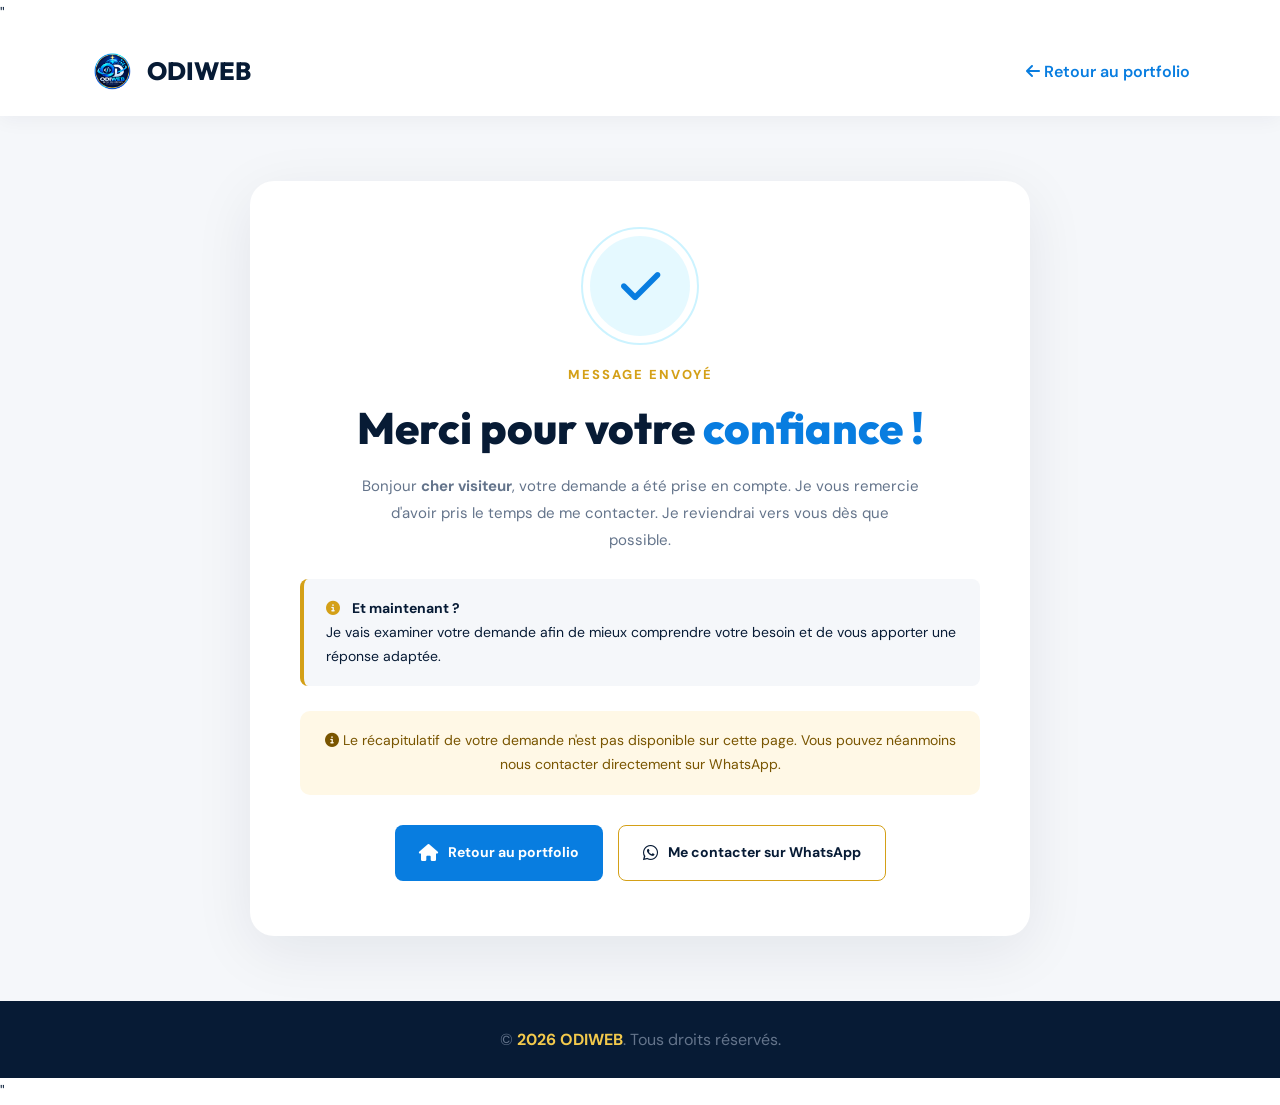
<file: merci.html>
" <!DOCTYPE html>

<html lang="fr">  <head>  <meta charset="UTF-8">  

<meta name="viewport" content="width=device-width, initial-scale=1.0">  

<meta name="description" content="Merci d'avoir contacté ODIWEB. Retrouvez le récapitulatif de votre demande.">  

<meta name="author" content="Odilon Laly">  

<meta name="theme-color" content="#071B35">  

<title>Merci pour votre message | ODIWEB</title>  


<!-- GOOGLE FONTS -->  

<link rel="preconnect" href="https://fonts.googleapis.com">  

<link rel="preconnect" href="https://fonts.gstatic.com" crossorigin>  

<link href="https://fonts.googleapis.com/css2?family=DM+Sans:wght@400;500;600;700;800&family=Outfit:wght@400;500;600;700;800&display=swap" rel="stylesheet">  


<!-- FONT AWESOME -->  

<link rel="stylesheet" href="https://cdnjs.cloudflare.com/ajax/libs/font-awesome/6.7.2/css/all.min.css">  


<!-- CSS DU SITE -->  

<link rel="stylesheet" href="style.css">  

<link rel="stylesheet" href="responsive.css">  


<!-- STYLE DE LA PAGE MERCI -->  

<style>  

    /* =====================================  
       PAGE MERCI  
    ===================================== */  

    .thankyou-page {  

        min-height: 100vh;  

        display: flex;  

        flex-direction: column;  

        background: #F5F7FA;  

        overflow-x: hidden;  

    }  


    /* HEADER */  

    .thankyou-header {  

        width: 100%;  

        padding: 22px 7%;  

        background: #FFFFFF;  

        box-shadow: 0 3px 20px rgba(7, 27, 53, 0.05);  

    }  


    .thankyou-navbar {  

        max-width: 1200px;  

        margin: auto;  

        display: flex;  

        justify-content: space-between;  

        align-items: center;  

        gap: 20px;  

    }  


    .thankyou-logo {  

        display: flex;  

        align-items: center;  

        gap: 12px;  

        text-decoration: none;  

        color: #071B35;  

        font-family: 'Outfit', sans-serif;  

        font-size: 25px;  

        font-weight: 800;  

    }  


    .thankyou-logo img {  

        width: 45px;  

        height: 45px;  

        object-fit: contain;  

    }  


    .thankyou-home-link {  

        color: #087DE0;  

        font-weight: 600;  

        text-decoration: none;  

        transition: 0.3s;  

    }  


    .thankyou-home-link:hover {  

        color: #D4A017;  

    }  


    /* CONTENU PRINCIPAL */  

    .thankyou-main {  

        flex: 1;  

        display: flex;  

        align-items: center;  

        justify-content: center;  

        padding: 65px 20px;  

    }  


    .thankyou-card {  

        width: 100%;  

        max-width: 780px;  

        padding: 55px 50px;  

        background: #FFFFFF;  

        border-radius: 24px;  

        text-align: center;  

        box-shadow: 0 15px 60px rgba(7, 27, 53, 0.08);  

        animation: thankyouAppear 0.8s ease;  

    }  


    @keyframes thankyouAppear {  

        from {  

            opacity: 0;  

            transform: translateY(30px);  

        }  

        to {  

            opacity: 1;  

            transform: translateY(0);  

        }  

    }  


    /* ICÔNE */  

    .thankyou-icon {  

        width: 100px;  

        height: 100px;  

        margin: 0 auto 28px;  

        display: flex;  

        align-items: center;  

        justify-content: center;  

        border-radius: 50%;  

        background: rgba(0, 194, 255, 0.10);  

        color: #087DE0;  

        font-size: 45px;  

        position: relative;  

    }  


    .thankyou-icon::before {  

        content: '';  

        position: absolute;  

        inset: -9px;  

        border: 2px solid rgba(0, 194, 255, 0.20);  

        border-radius: 50%;  

    }  


    /* TEXTES */  

    .thankyou-label {  

        display: inline-block;  

        margin-bottom: 16px;  

        color: #D4A017;  

        font-size: 13px;  

        font-weight: 800;  

        letter-spacing: 2px;  

        text-transform: uppercase;  

    }  


    .thankyou-title {  

        margin-bottom: 18px;  

        color: #071B35;  

        font-family: 'Outfit', sans-serif;  

        font-size: clamp(30px, 5vw, 44px);  

        font-weight: 800;  

        line-height: 1.2;  

    }  


    .thankyou-title span {  

        color: #087DE0;  

    }  


    .thankyou-description {  

        max-width: 560px;  

        margin: 0 auto 20px;  

        color: #64748B;  

        font-size: 15px;  

        line-height: 1.8;  

    }  


    /* NOTE */  

    .thankyou-note {  

        margin: 25px 0;  

        padding: 18px 22px;  

        background: #F5F7FA;  

        border-left: 4px solid #D4A017;  

        border-radius: 8px;  

        color: #071B35;  

        font-size: 14px;  

        line-height: 1.7;  

        text-align: left;  

    }  


    .thankyou-note i {  

        margin-right: 8px;  

        color: #D4A017;  

    }  


    /* =====================================  
       RÉCAPITULATIF CLIENT  
    ===================================== */  

    .client-summary {  

        margin: 30px 0;  

        padding: 25px;  

        background: #F5F7FA;  

        border: 1px solid #E2E8F0;  

        border-radius: 14px;  

        text-align: left;  

    }  


    .client-summary h2 {  

        margin-bottom: 22px;  

        color: #071B35;  

        font-family: 'Outfit', sans-serif;  

        font-size: 21px;  

        font-weight: 700;  

    }  


    .client-summary h2 i {  

        margin-right: 9px;  

        color: #D4A017;  

    }  


    .client-summary-content p {  

        margin-bottom: 15px;  

        color: #475569;  

        font-size: 14px;  

        line-height: 1.7;  

        overflow-wrap: anywhere;  

    }  


    .client-summary-content strong {  

        color: #071B35;  

    }  


    .client-message-box {  

        margin-top: 15px;  

        padding: 18px;  

        background: #FFFFFF;  

        border-radius: 10px;  

        overflow-wrap: anywhere;  

    }  


    .client-message-box strong {  

        color: #071B35;  

        font-size: 14px;  

    }  


    .client-message-box p {  

        margin-top: 12px;  

        margin-bottom: 0;  

        color: #64748B;  

        font-size: 14px;  

        line-height: 1.8;  

        white-space: pre-wrap;  

    }  


    /* ABSENCE DE DONNÉES */  

    .no-client-data {  

        display: none;  

        margin: 25px 0;  

        padding: 18px;  

        background: #FFF8E6;  

        border-radius: 10px;  

        color: #795500;  

        font-size: 14px;  

        line-height: 1.7;  

    }  


    /* =====================================  
       BOUTONS  
    ===================================== */  

    .thankyou-buttons {  

        display: flex;  

        justify-content: center;  

        flex-wrap: wrap;  

        gap: 15px;  

        margin-top: 30px;  

    }  


    .thankyou-btn {  

        min-height: 52px;  

        padding: 15px 24px;  

        display: inline-flex;  

        align-items: center;  

        justify-content: center;  

        gap: 10px;  

        border-radius: 8px;  

        text-decoration: none;  

        font-size: 14px;  

        font-weight: 700;  

        transition: 0.3s ease;  

    }  


    .thankyou-btn-primary {  

        background: #087DE0;  

        color: #FFFFFF;  

    }  


    .thankyou-btn-primary:hover {  

        background: #071B35;  

        transform: translateY(-3px);  

    }  


    .thankyou-btn-secondary {  

        background: #FFFFFF;  

        border: 1px solid #D4A017;  

        color: #071B35;  

    }  


    .thankyou-btn-secondary:hover {  

        background: #D4A017;  

        color: #FFFFFF;  

        transform: translateY(-3px);  

    }  


    .thankyou-btn i {  

        font-size: 17px;  

    }  


    /* =====================================  
       FOOTER  
    ===================================== */  

    .thankyou-footer {  

        padding: 25px 20px;  

        background: #071B35;  

        text-align: center;  

        color: rgba(255, 255, 255, 0.75);  

        font-size: 13px;  

    }  


    .thankyou-footer span {  

        color: #F2C94C;  

        font-weight: 700;  

    }  


    /* =====================================  
       RESPONSIVE  
    ===================================== */  

    @media (max-width: 600px) {  

        .thankyou-header {  

            padding: 17px 5%;  

        }  


        .thankyou-navbar {  

            gap: 10px;  

        }  


        .thankyou-logo {  

            font-size: 19px;  

            gap: 8px;  

        }  


        .thankyou-logo img {  

            width: 36px;  

            height: 36px;  

        }  


        .thankyou-home-link {  

            font-size: 12px;  

            text-align: right;  

        }  


        .thankyou-main {  

            padding: 35px 14px;  

        }  


        .thankyou-card {  

            padding: 38px 18px;  

            border-radius: 17px;  

        }  


        .thankyou-icon {  

            width: 82px;  

            height: 82px;  

            font-size: 36px;  

        }  


        .thankyou-title {  

            font-size: 29px;  

        }  


        .thankyou-description {  

            font-size: 14px;  

        }  


        .client-summary {  

            padding: 18px;  

        }  


        .client-summary h2 {  

            font-size: 18px;  

        }  


        .thankyou-buttons {  

            flex-direction: column;  

        }  


        .thankyou-btn {  

            width: 100%;  

        }  

    }  


    @media (max-width: 360px) {  

        .thankyou-logo {  

            font-size: 17px;  

        }  

        .thankyou-home-link {  

            font-size: 11px;  

        }  

        .thankyou-card {  

            padding: 32px 14px;  

        }  

    }  

</style>

</head>  <body>  <div class="thankyou-page">  


    <!-- =====================================  
         HEADER  
    ===================================== -->  

    <header class="thankyou-header">  

        <nav class="thankyou-navbar">  

            <a href="index.html" class="thankyou-logo">  

                <img src="logo-odiweb.png" alt="Logo ODIWEB">  

                <span>ODIWEB</span>  

            </a>  


            <a href="index.html" class="thankyou-home-link">  

                <i class="fas fa-arrow-left"></i>  

                Retour au portfolio  

            </a>  

        </nav>  

    </header>  



    <!-- =====================================  
         CONTENU PRINCIPAL  
    ===================================== -->  

    <main class="thankyou-main">  

        <div class="thankyou-card">  


            <!-- ICÔNE -->  

            <div class="thankyou-icon">  

                <i class="fas fa-check"></i>  

            </div>  


            <!-- MESSAGE -->  

            <span class="thankyou-label">  

                MESSAGE ENVOYÉ  

            </span>  


            <h1 class="thankyou-title">  

                Merci pour votre <span>confiance !</span>  

            </h1>  


            <p class="thankyou-description">  

                Bonjour <strong id="clientGreeting">cher visiteur</strong>,  

                votre demande a été prise en compte.  

                Je vous remercie d'avoir pris le temps de me contacter.  

                Je reviendrai vers vous dès que possible.  

            </p>  


            <!-- INFORMATION -->  

            <div class="thankyou-note">  

                <i class="fas fa-info-circle"></i>  

                <strong>Et maintenant ?</strong>  

                <br>  

                Je vais examiner votre demande afin de mieux comprendre  

                votre besoin et de vous apporter une réponse adaptée.  

            </div>  



            <!-- =====================================  
                 RÉCAPITULATIF CLIENT  
            ===================================== -->  

            <div class="client-summary" id="clientSummary">  

                <h2>  

                    <i class="fas fa-file-alt"></i>  

                    Récapitulatif de votre demande  

                </h2>  


                <div class="client-summary-content">  

                    <p>  

                        <strong>Nom :</strong>  

                        <span id="clientName">-</span>  

                    </p>  


                    <p>  

                        <strong>Adresse e-mail :</strong>  

                        <span id="clientEmail">-</span>  

                    </p>  


                    <p>  

                        <strong>Sujet :</strong>  

                        <span id="clientSubject">-</span>  

                    </p>  


                    <div class="client-message-box">  

                        <strong>Votre message :</strong>  

                        <p id="clientMessage">-</p>  

                    </div>  

                </div>  

            </div>  


            <!-- MESSAGE SI DONNÉES ABSENTES -->  

            <div class="no-client-data" id="noClientData">  

                <i class="fas fa-info-circle"></i>  

                Le récapitulatif de votre demande n'est pas disponible sur cette page.  

                Vous pouvez néanmoins nous contacter directement sur WhatsApp.  

            </div>  



            <!-- =====================================  
                 BOUTONS  
            ===================================== -->  

            <div class="thankyou-buttons">  


                <a href="index.html" class="thankyou-btn thankyou-btn-primary">  

                    <i class="fas fa-home"></i>  

                    Retour au portfolio  

                </a>  


                <a  

                    href="https://wa.me/2290150510966"  

                    id="thankyouWhatsapp"  

                    target="_blank"  

                    rel="noopener noreferrer"  

                    class="thankyou-btn thankyou-btn-secondary">  

                    <i class="fab fa-whatsapp"></i>  

                    Me contacter sur WhatsApp  

                </a>  


            </div>  


        </div>  

    </main>  



    <!-- =====================================  
         FOOTER  
    ===================================== -->  

    <footer class="thankyou-footer">  

        <p>  

            © <span id="thankyouYear"></span>  

            <span>ODIWEB</span>.  

            Tous droits réservés.  

        </p>  

    </footer>  


</div>  



<!-- =====================================  
     JAVASCRIPT  
===================================== -->  

<script>  

    /* ANNÉE AUTOMATIQUE */  

    document.getElementById("thankyouYear").textContent =  
        new Date().getFullYear();  


    /* RÉCUPÉRATION DES INFORMATIONS CLIENT */  

    const savedData = localStorage.getItem("odiweb-client-message");  


    if (savedData) {  

        try {  

            const client = JSON.parse(savedData);  


            /* AFFICHAGE DU NOM */  

            document.getElementById("clientName").textContent =  
                client.name || "-";  


            /* AFFICHAGE DE L'EMAIL */  

            document.getElementById("clientEmail").textContent =  
                client.email || "-";  


            /* AFFICHAGE DU SUJET */  

            document.getElementById("clientSubject").textContent =  
                client.subject || "-";  


            /* AFFICHAGE DU MESSAGE */  

            document.getElementById("clientMessage").textContent =  
                client.message || "-";  


            /* MESSAGE PERSONNALISÉ */  

            document.getElementById("clientGreeting").textContent =  
                client.name ? client.name : "cher visiteur";  


            /* PRÉPARATION DU MESSAGE WHATSAPP */  

            const whatsappMessage =  

                "Bonjour Odilon, je viens de vous envoyer une demande depuis votre portfolio ODIWEB.\n\n" +  

                "Nom : " + (client.name || "") + "\n" +  

                "E-mail : " + (client.email || "") + "\n" +  

                "Sujet : " + (client.subject || "") + "\n" +  

                "Message : " + (client.message || "");  


            /* LIEN WHATSAPP PERSONNALISÉ */  

            document.getElementById("thankyouWhatsapp").href =  

                "https://wa.me/2290150510966?text=" +  

                encodeURIComponent(whatsappMessage);  


        } catch (error) {  

            console.error(  
                "Erreur de récupération des informations :",  
                error  
            );  

            document.getElementById("clientSummary").style.display = "none";  

            document.getElementById("noClientData").style.display = "block";  

        }  

    } else {  

        /* AUCUNE INFORMATION DISPONIBLE */  

        document.getElementById("clientSummary").style.display = "none";  

        document.getElementById("noClientData").style.display = "block";  

    }  

</script>

</body>  
</html>"
</file>
<file: style.css>
/* ==========================================
   ODIWEB PORTFOLIO
   STYLE.CSS - PARTIE 1/5
   FONDATIONS DU DESIGN
========================================== */


/* ==========================================
   1. VARIABLES DU DESIGN
========================================== */

:root {

    /* Couleurs principales */
    --primary-color: #071B35;
    --secondary-color: #087DE0;
    --accent-color: #00C2FF;

    /* Couleurs dorées */
    --gold-color: #D4A017;
    --gold-light: #F2C94C;

    /* Couleurs neutres */
    --white: #FFFFFF;
    --light-bg: #F5F7FA;
    --gray: #64748B;
    --dark-text: #172B45;

    /* Bordures et ombres */
    --border-color: #E2E8F0;
    --shadow: 0 10px 35px rgba(7, 27, 53, 0.08);
    --shadow-hover: 0 18px 45px rgba(7, 27, 53, 0.14);

    /* Typographie */
    --font-heading: 'Outfit', sans-serif;
    --font-body: 'DM Sans', sans-serif;

    /* Dimensions */
    --container-width: 1200px;
    --header-height: 85px;

    /* Transitions */
    --transition: all 0.3s ease;
}


/* ==========================================
   2. RESET CSS
========================================== */

* {
    margin: 0;
    padding: 0;
    box-sizing: border-box;
}

html {
    scroll-behavior: smooth;
    scroll-padding-top: 100px;
}

body {
    font-family: var(--font-body);
    background: var(--white);
    color: var(--dark-text);
    line-height: 1.7;
    overflow-x: hidden;
}


/* ==========================================
   3. STYLES GÉNÉRAUX
========================================== */

h1,
h2,
h3,
h4,
h5,
h6 {
    font-family: var(--font-heading);
    font-weight: 700;
    line-height: 1.2;
    color: var(--primary-color);
}

p {
    color: var(--gray);
    font-size: 16px;
}

a {
    text-decoration: none;
    color: inherit;
    transition: var(--transition);
}

button,
input,
textarea {
    font-family: var(--font-body);
}

button {
    cursor: pointer;
    border: none;
}

img {
    max-width: 100%;
    display: block;
}

ul {
    list-style: none;
}


/* ==========================================
   4. CONTENEUR PRINCIPAL
========================================== */

.container {
    width: 90%;
    max-width: var(--container-width);
    margin: 0 auto;
}


/* ==========================================
   5. ESPACEMENT DES SECTIONS
========================================== */

section {
    padding: 100px 0;
    position: relative;
}


/* ==========================================
   6. TITRES DES SECTIONS
========================================== */

.section-header {
    text-align: center;
    max-width: 750px;
    margin: 0 auto 55px;
}

.section-subtitle {
    display: inline-block;
    color: var(--secondary-color);
    font-size: 14px;
    font-weight: 700;
    text-transform: uppercase;
    letter-spacing: 2px;
    margin-bottom: 15px;
}

.section-title {
    font-size: clamp(30px, 4vw, 44px);
    margin-bottom: 18px;
}

.section-title span {
    color: var(--gold-color);
}

.section-description {
    max-width: 650px;
    margin: 0 auto;
    font-size: 16px;
}


/* ==========================================
   7. ÉLÉMENTS DÉCORATIFS
========================================== */

.gold-text {
    color: var(--gold-color);
}

.blue-text {
    color: var(--secondary-color);
}

.cyan-text {
    color: var(--accent-color);
}

.gold-line {
    width: 55px;
    height: 4px;
    background: var(--gold-color);
    border-radius: 10px;
    margin: 18px auto;
}


/* ==========================================
   8. SÉLECTION DU TEXTE
========================================== */

::selection {
    background: var(--secondary-color);
    color: var(--white);
}


/* ==========================================
   9. SCROLLBAR PERSONNALISÉE
========================================== */

::-webkit-scrollbar {
    width: 9px;
}

::-webkit-scrollbar-track {
    background: var(--light-bg);
}

::-webkit-scrollbar-thumb {
    background: var(--secondary-color);
    border-radius: 10px;
}

::-webkit-scrollbar-thumb:hover {
    background: var(--primary-color);
}

/* ==========================================
   PARTIE 2/5
   HEADER - NAVIGATION - HERO
========================================== */


/* ==========================================
   1. HEADER
========================================== */

.header {
    width: 100%;
    height: var(--header-height);
    background: rgba(255, 255, 255, 0.96);
    position: sticky;
    top: 0;
    left: 0;
    z-index: 1000;
    border-bottom: 1px solid rgba(226, 232, 240, 0.8);
    backdrop-filter: blur(15px);
    transition: var(--transition);
}

.navbar {
    width: 90%;
    max-width: var(--container-width);
    height: 100%;
    margin: 0 auto;
    display: flex;
    align-items: center;
    justify-content: space-between;
    gap: 30px;
}


/* ==========================================
   2. LOGO
========================================== */

.logo {
    display: flex;
    align-items: center;
    gap: 10px;
    flex-shrink: 0;
}

.logo img {
    width: 48px;
    height: 48px;
    object-fit: contain;
}

.logo span {
    font-family: var(--font-heading);
    font-size: 23px;
    font-weight: 800;
    color: var(--primary-color);
    letter-spacing: -0.5px;
}

.logo span::after {
    content: ".";
    color: var(--gold-color);
}


/* ==========================================
   3. MENU DE NAVIGATION
========================================== */

.nav-menu {
    display: flex;
    align-items: center;
    gap: 28px;
}

.nav-menu a {
    color: var(--primary-color);
    font-size: 14px;
    font-weight: 600;
    position: relative;
    padding: 10px 0;
    transition: var(--transition);
}

.nav-menu a::after {
    content: "";
    position: absolute;
    width: 0;
    height: 2px;
    left: 0;
    bottom: 3px;
    background: var(--gold-color);
    transition: var(--transition);
}

.nav-menu a:hover {
    color: var(--secondary-color);
}

.nav-menu a:hover::after {
    width: 100%;
}


/* ==========================================
   4. ACTIONS DE NAVIGATION
========================================== */

.nav-actions {
    display: flex;
    align-items: center;
    gap: 15px;
}

.language-btn {
    display: flex;
    align-items: center;
    gap: 6px;
    background: transparent;
    color: var(--primary-color);
    font-size: 14px;
    font-weight: 700;
}

.language-btn:hover {
    color: var(--gold-color);
}


/* ==========================================
   5. BOUTONS GÉNÉRAUX
========================================== */

.btn {
    display: inline-flex;
    align-items: center;
    justify-content: center;
    gap: 10px;
    padding: 14px 27px;
    border-radius: 8px;
    font-size: 14px;
    font-weight: 700;
    transition: var(--transition);
    border: 1px solid transparent;
}

.btn-primary {
    background: var(--secondary-color);
    color: var(--white);
    box-shadow: 0 8px 20px rgba(8, 125, 224, 0.18);
}

.btn-primary:hover {
    background: var(--primary-color);
    transform: translateY(-3px);
    box-shadow: var(--shadow-hover);
}

.btn-outline {
    background: transparent;
    color: var(--primary-color);
    border-color: var(--border-color);
}

.btn-outline:hover {
    background: var(--primary-color);
    color: var(--white);
    border-color: var(--primary-color);
    transform: translateY(-3px);
}

.btn-gold {
    background: var(--gold-color);
    color: var(--primary-color);
}

.btn-gold:hover {
    background: var(--gold-light);
    transform: translateY(-3px);
}


/* ==========================================
   6. BOUTON MENU MOBILE
========================================== */

.menu-toggle {
    display: none;
    align-items: center;
    justify-content: center;
    width: 42px;
    height: 42px;
    border-radius: 8px;
    background: var(--light-bg);
    color: var(--primary-color);
    font-size: 22px;
    transition: var(--transition);
}

.menu-toggle:hover {
    background: var(--primary-color);
    color: var(--white);
}


/* ==========================================
   7. SECTION HERO
========================================== */

.hero {
    min-height: 680px;
    display: flex;
    align-items: center;
    background:
        radial-gradient(
            circle at 85% 20%,
            rgba(0, 194, 255, 0.08),
            transparent 30%
        ),
        linear-gradient(
            135deg,
            #FFFFFF 0%,
            #F5F7FA 100%
        );
    overflow: hidden;
    padding: 90px 0;
}

.hero-container {
    width: 90%;
    max-width: var(--container-width);
    margin: 0 auto;
    display: grid;
    grid-template-columns: 1.1fr 0.9fr;
    align-items: center;
    gap: 60px;
}


/* ==========================================
   8. CONTENU DU HERO
========================================== */

.hero-content {
    max-width: 650px;
}

.hero-greeting {
    display: inline-flex;
    align-items: center;
    gap: 10px;
    color: var(--secondary-color);
    background: rgba(8, 125, 224, 0.08);
    padding: 9px 16px;
    border-radius: 30px;
    font-size: 13px;
    font-weight: 700;
    margin-bottom: 25px;
}

.hero-greeting i {
    color: var(--gold-color);
}

.hero-title {
    font-size: clamp(42px, 5vw, 65px);
    font-weight: 800;
    line-height: 1.12;
    margin-bottom: 20px;
    letter-spacing: -1.5px;
}

.hero-title span {
    color: var(--secondary-color);
}

.hero-title .gold-text {
    color: var(--gold-color);
}

.hero-subtitle {
    color: var(--primary-color);
    font-size: 21px;
    font-weight: 700;
    margin-bottom: 16px;
}

.hero-description {
    max-width: 570px;
    font-size: 16px;
    line-height: 1.9;
    margin-bottom: 32px;
}

.hero-buttons {
    display: flex;
    align-items: center;
    gap: 15px;
    flex-wrap: wrap;
}


/* ==========================================
   9. VISUEL DU HERO
========================================== */

.hero-visual {
    position: relative;
    display: flex;
    align-items: center;
    justify-content: center;
    min-height: 480px;
}

.hero-image-wrapper {
    position: relative;
    width: 390px;
    height: 450px;
    border-radius: 180px 180px 30px 30px;
    background: linear-gradient(
        145deg,
        var(--secondary-color),
        var(--primary-color)
    );
    padding: 8px;
    box-shadow: 0 25px 60px rgba(7, 27, 53, 0.18);
}

.hero-image-wrapper::before {
    content: "";
    position: absolute;
    width: 110px;
    height: 110px;
    top: -22px;
    right: -22px;
    border: 5px solid var(--gold-color);
    border-radius: 50%;
    z-index: 0;
}

.hero-profile-image {
    width: 100%;
    height: 100%;
    object-fit: cover;
    object-position: center top;
    border-radius: 175px 175px 24px 24px;
    position: relative;
    z-index: 1;
}


/* ==========================================
   10. ÉLÉMENTS FLOTTANTS
========================================== */

.hero-tag-web,
.hero-tag-design {
    position: absolute;
    display: flex;
    align-items: center;
    gap: 10px;
    padding: 13px 18px;
    background: var(--white);
    border-radius: 12px;
    box-shadow: var(--shadow-hover);
    font-size: 13px;
    font-weight: 700;
    color: var(--primary-color);
    z-index: 2;
}

.hero-tag-web {
    top: 80px;
    left: -35px;
}

.hero-tag-design {
    bottom: 65px;
    right: -35px;
}

.hero-tag-web i,
.hero-tag-design i {
    color: var(--gold-color);
    font-size: 20px;
}


/* ==========================================
   11. INDICATEUR DE DÉFILEMENT
========================================== */

.scroll-indicator {
    position: absolute;
    bottom: 25px;
    left: 50%;
    transform: translateX(-50%);
    display: flex;
    align-items: center;
    gap: 10px;
    color: var(--gray);
    font-size: 12px;
    font-weight: 600;
    letter-spacing: 1px;
    text-transform: uppercase;
}

.scroll-indicator i {
    color: var(--gold-color);
    animation: scrollDown 1.5s infinite;
}

@keyframes scrollDown {
    0% {
        transform: translateY(-4px);
        opacity: 0.4;
    }

    50% {
        transform: translateY(5px);
        opacity: 1;
    }

    100% {
        transform: translateY(-4px);
        opacity: 0.4;
    }
}

/* ==========================================
   PARTIE 3/5
   ABOUT - SKILLS - SERVICES
========================================== */


/* ==========================================
   1. SECTION À PROPOS
========================================== */

.about {
    background: var(--white);
}

.about-container {
    display: grid;
    grid-template-columns: 0.9fr 1.1fr;
    align-items: center;
    gap: 70px;
}

.about-image {
    position: relative;
    max-width: 350px;
    margin: 0 auto;
}

.about-image img {
    width: 80%;
    height: 450px;
    object-fit: cover;
    object-position: center top;
    border-radius: 20px;
    box-shadow: var(--shadow);
    position: relative;
    z-index: 1;
}

.about-image::before {
    content: "";
    position: absolute;
    width: 150px;
    height: 150px;
    top: -20px;
    left: -20px;
    border: 5px solid var(--gold-color);
    border-radius: 20px;
}

.about-image::after {
    content: "";
    position: absolute;
    width: 120px;
    height: 120px;
    bottom: -20px;
    right: -20px;
    background: var(--accent-color);
    border-radius: 20px;
    opacity: 0.15;
}

.about-content {
    max-width: 650px;
}

.about-content .section-subtitle {
    margin-bottom: 15px;
}

.about-content .section-title {
    margin-bottom: 25px;
    text-align: left;
}

.about-content > p {
    margin-bottom: 18px;
    line-height: 1.9;
}

.about-infos {
    display: grid;
    grid-template-columns: repeat(2, 1fr);
    gap: 18px;
    margin-top: 30px;
}

.about-info-item {
    display: flex;
    align-items: center;
    gap: 12px;
    padding: 15px;
    background: var(--light-bg);
    border-radius: 10px;
    transition: var(--transition);
}

.about-info-item:hover {
    transform: translateY(-4px);
    box-shadow: var(--shadow);
}

.about-info-item i {
    width: 40px;
    height: 40px;
    display: flex;
    align-items: center;
    justify-content: center;
    background: rgba(212, 160, 23, 0.12);
    color: var(--gold-color);
    border-radius: 10px;
    font-size: 17px;
    flex-shrink: 0;
}

.about-info-item div {
    min-width: 0;
}

.about-info-item h4 {
    font-size: 13px;
    margin-bottom: 3px;
}

.about-info-item p {
    font-size: 12px;
    overflow-wrap: anywhere;
}


/* ==========================================
   2. SECTION COMPÉTENCES
========================================== */

.skills {
    background: var(--light-bg);
}

.skills-grid {
    display: grid;
    grid-template-columns: repeat(3, 1fr);
    gap: 25px;
}

.skill-card {
    background: var(--white);
    padding: 35px 28px;
    border-radius: 16px;
    border: 1px solid var(--border-color);
    transition: var(--transition);
    position: relative;
    overflow: hidden;
}

.skill-card::before {
    content: "";
    position: absolute;
    top: 0;
    left: 0;
    width: 0;
    height: 4px;
    background: var(--gold-color);
    transition: var(--transition);
}

.skill-card:hover {
    transform: translateY(-8px);
    box-shadow: var(--shadow-hover);
    border-color: transparent;
}

.skill-card:hover::before {
    width: 100%;
}

.skill-card i {
    width: 58px;
    height: 58px;
    display: flex;
    align-items: center;
    justify-content: center;
    background: rgba(8, 125, 224, 0.08);
    color: var(--secondary-color);
    font-size: 25px;
    border-radius: 14px;
    margin-bottom: 22px;
    transition: var(--transition);
}

.skill-card:hover i {
    background: var(--primary-color);
    color: var(--gold-light);
    transform: rotate(-5deg);
}

.skill-card h3 {
    font-size: 20px;
    margin-bottom: 12px;
}

.skill-card p {
    font-size: 14px;
    line-height: 1.8;
}


/* ==========================================
   3. SECTION SERVICES
========================================== */

.services {
    background: var(--white);
}

.services-grid {
    display: grid;
    grid-template-columns: repeat(3, 1fr);
    gap: 25px;
}

.service-card {
    background: var(--light-bg);
    padding: 35px 28px;
    border-radius: 16px;
    border: 1px solid transparent;
    transition: var(--transition);
    position: relative;
    overflow: hidden;
}

.service-card:hover {
    background: var(--white);
    border-color: var(--border-color);
    transform: translateY(-8px);
    box-shadow: var(--shadow-hover);
}

.service-card::after {
    content: "";
    position: absolute;
    width: 90px;
    height: 90px;
    right: -35px;
    bottom: -35px;
    background: var(--gold-color);
    opacity: 0.08;
    border-radius: 50%;
    transition: var(--transition);
}

.service-card:hover::after {
    transform: scale(2);
}

.service-card i {
    width: 60px;
    height: 60px;
    display: flex;
    align-items: center;
    justify-content: center;
    background: var(--primary-color);
    color: var(--gold-light);
    font-size: 25px;
    border-radius: 14px;
    margin-bottom: 23px;
    transition: var(--transition);
}

.service-card:hover i {
    background: var(--secondary-color);
    color: var(--white);
    transform: translateY(-4px);
}

.service-card h3 {
    font-size: 20px;
    margin-bottom: 13px;
    position: relative;
    z-index: 1;
}

.service-card p {
    font-size: 14px;
    line-height: 1.8;
    position: relative;
    z-index: 1;
}


/* ==========================================
   4. ANIMATION DES CARTES
========================================== */

.skill-card,
.service-card,
.about-info-item {
    will-change: transform;
}

/* ==========================================
   PARTIE 4/5
   PROJECTS - PROCESS - ADVANTAGES - FAQ
========================================== */


/* ==========================================
   1. SECTION PROJETS
========================================== */

.projects {
    background: var(--light-bg);
}

.projects-filters {
    display: flex;
    align-items: center;
    justify-content: center;
    gap: 12px;
    flex-wrap: wrap;
    margin-bottom: 40px;
}

.filter-btn {
    padding: 11px 23px;
    background: var(--white);
    color: var(--primary-color);
    border: 1px solid var(--border-color);
    border-radius: 30px;
    font-size: 13px;
    font-weight: 700;
    transition: var(--transition);
}

.filter-btn:hover,
.filter-btn.active {
    background: var(--primary-color);
    color: var(--white);
    border-color: var(--primary-color);
}

.filter-btn.active {
    box-shadow: 0 5px 15px rgba(7, 27, 53, 0.15);
}

.projects-grid {
    display: grid;
    grid-template-columns: repeat(3, 1fr);
    gap: 28px;
}

.project-card {
    background: var(--white);
    border-radius: 16px;
    overflow: hidden;
    box-shadow: var(--shadow);
    transition: var(--transition);
}

.project-card:hover {
    transform: translateY(-8px);
    box-shadow: var(--shadow-hover);
}

.project-image {
    width: 100%;
    height: 240px;
    position: relative;
    overflow: hidden;
    background: var(--border-color);
}

.project-image img {
    width: 100%;
    height: 100%;
    object-fit: cover;
    transition: transform 0.5s ease;
}

.project-card:hover .project-image img {
    transform: scale(1.08);
}

.project-content {
    padding: 25px;
}

.project-category {
    display: inline-block;
    color: var(--gold-color);
    font-size: 12px;
    font-weight: 800;
    text-transform: uppercase;
    letter-spacing: 1px;
    margin-bottom: 10px;
}

.project-content h3 {
    font-size: 21px;
    margin-bottom: 10px;
}

.project-content p {
    font-size: 14px;
    line-height: 1.8;
    margin-bottom: 18px;
}

.project-link {
    display: inline-flex;
    align-items: center;
    gap: 8px;
    color: var(--secondary-color);
    font-size: 14px;
    font-weight: 700;
}

.project-link:hover {
    color: var(--gold-color);
    gap: 13px;
}


/* Filtrage des projets */

.project-card.hide {
    display: none;
}


/* ==========================================
   2. SECTION PROCESSUS
========================================== */

.process {
    background: var(--white);
}

.process-grid {
    display: grid;
    grid-template-columns: repeat(4, 1fr);
    gap: 25px;
}

.process-card {
    position: relative;
    background: var(--light-bg);
    padding: 35px 25px;
    border-radius: 16px;
    text-align: center;
    transition: var(--transition);
}

.process-card:hover {
    transform: translateY(-8px);
    box-shadow: var(--shadow-hover);
    background: var(--white);
}

.process-number {
    width: 55px;
    height: 55px;
    display: flex;
    align-items: center;
    justify-content: center;
    margin: 0 auto 22px;
    background: var(--primary-color);
    color: var(--gold-light);
    border-radius: 50%;
    font-family: var(--font-heading);
    font-size: 20px;
    font-weight: 800;
    box-shadow: 0 8px 20px rgba(7, 27, 53, 0.15);
}

.process-card h3 {
    font-size: 19px;
    margin-bottom: 12px;
}

.process-card p {
    font-size: 14px;
    line-height: 1.8;
}


/* ==========================================
   3. SECTION AVANTAGES
========================================== */

.advantages {
    background: var(--primary-color);
    overflow: hidden;
}

.advantages-container {
    display: grid;
    grid-template-columns: 1.1fr 0.9fr;
    align-items: center;
    gap: 60px;
}

.advantages-content .section-subtitle {
    color: var(--gold-light);
}

.advantages-content .section-title {
    color: var(--white);
    text-align: left;
    margin-bottom: 22px;
}

.advantages-content > p {
    color: rgba(255, 255, 255, 0.7);
    line-height: 1.9;
    margin-bottom: 30px;
}

.advantages-list {
    display: flex;
    flex-direction: column;
    gap: 20px;
}

.advantages-list li {
    display: flex;
    align-items: flex-start;
    gap: 15px;
    color: var(--white);
    font-size: 15px;
    line-height: 1.7;
}

.advantages-list i {
    width: 28px;
    height: 28px;
    display: flex;
    align-items: center;
    justify-content: center;
    flex-shrink: 0;
    background: rgba(212, 160, 23, 0.15);
    color: var(--gold-light);
    border-radius: 50%;
    font-size: 13px;
}

.advantages-card {
    padding: 40px;
    background: rgba(255, 255, 255, 0.08);
    border: 1px solid rgba(255, 255, 255, 0.15);
    border-radius: 20px;
    backdrop-filter: blur(10px);
}

.advantages-card h3 {
    color: var(--white);
    font-size: 25px;
    margin-bottom: 20px;
}

.advantages-card p {
    color: rgba(255, 255, 255, 0.75);
    font-size: 14px;
    line-height: 1.9;
}

.advantages-card i {
    color: var(--gold-light);
    font-size: 38px;
    margin-bottom: 20px;
}


/* ==========================================
   4. SECTION FAQ
========================================== */

.faq {
    background: var(--light-bg);
}

.faq-container {
    max-width: 850px;
    margin: 0 auto;
}

.faq-item {
    background: var(--white);
    border: 1px solid var(--border-color);
    border-radius: 12px;
    margin-bottom: 16px;
    overflow: hidden;
    transition: var(--transition);
}

.faq-item:hover {
    border-color: rgba(212, 160, 23, 0.6);
    box-shadow: var(--shadow);
}

.faq-question {
    width: 100%;
    display: flex;
    align-items: center;
    justify-content: space-between;
    gap: 20px;
    padding: 22px 25px;
    background: transparent;
    color: var(--primary-color);
    text-align: left;
    font-size: 16px;
    font-weight: 700;
    transition: var(--transition);
}

.faq-question:hover {
    color: var(--secondary-color);
}

.faq-question i {
    color: var(--gold-color);
    font-size: 18px;
    flex-shrink: 0;
    transition: transform 0.3s ease;
}

.faq-item.active .faq-question i {
    transform: rotate(180deg);
}

.faq-answer {
    max-height: 0;
    overflow: hidden;
    transition: max-height 0.35s ease;
}

.faq-answer p {
    padding: 0 25px 22px;
    font-size: 14px;
    line-height: 1.9;
}

/* ==========================================
   PARTIE 5/5
   CTA - CONTACT - FOOTER - WHATSAPP
========================================== */


/* ==========================================
   1. SECTION FINAL CTA
========================================== */

.final-cta {
    background: linear-gradient(
        135deg,
        var(--secondary-color),
        var(--primary-color)
    );
    padding: 85px 0;
    text-align: center;
    overflow: hidden;
}

.final-cta-content {
    max-width: 800px;
    margin: 0 auto;
}

.final-cta-content h2 {
    color: var(--white);
    font-size: clamp(30px, 4vw, 45px);
    margin-bottom: 20px;
}

.final-cta-content h2 span {
    color: var(--gold-light);
}

.final-cta-content p {
    color: rgba(255, 255, 255, 0.8);
    font-size: 16px;
    line-height: 1.9;
    margin-bottom: 30px;
}

.final-cta .btn {
    background: var(--gold-color);
    color: var(--primary-color);
}

.final-cta .btn:hover {
    background: var(--white);
    transform: translateY(-4px);
}


/* ==========================================
   2. SECTION CONTACT
========================================== */

.contact {
    background: var(--light-bg);
}

.contact-container {
    display: grid;
    grid-template-columns: 0.85fr 1.15fr;
    gap: 50px;
    align-items: start;
}


/* Informations de contact */

.contact-info h3 {
    font-size: 25px;
    margin-bottom: 15px;
}

.contact-info > p {
    margin-bottom: 30px;
    line-height: 1.9;
}

.contact-info-list {
    display: flex;
    flex-direction: column;
    gap: 22px;
}

.contact-info-item {
    display: flex;
    align-items: center;
    gap: 15px;
}

.contact-info-item i {
    width: 48px;
    height: 48px;
    display: flex;
    align-items: center;
    justify-content: center;
    flex-shrink: 0;
    background: var(--primary-color);
    color: var(--gold-light);
    border-radius: 12px;
    font-size: 19px;
}

.contact-info-item h4 {
    font-size: 15px;
    margin-bottom: 4px;
}

.contact-info-item p,
.contact-info-item a {
    color: var(--gray);
    font-size: 14px;
    overflow-wrap: anywhere;
}

.contact-info-item a:hover {
    color: var(--secondary-color);
}


/* Réseaux sociaux */

.contact-socials {
    margin-top: 35px;
}

.contact-socials h4 {
    font-size: 16px;
    margin-bottom: 15px;
}

.social-links {
    display: flex;
    align-items: center;
    gap: 12px;
}

.social-links a {
    width: 42px;
    height: 42px;
    display: flex;
    align-items: center;
    justify-content: center;
    background: var(--white);
    color: var(--primary-color);
    border: 1px solid var(--border-color);
    border-radius: 50%;
    font-size: 17px;
    transition: var(--transition);
}

.social-links a:hover {
    background: var(--gold-color);
    color: var(--primary-color);
    border-color: var(--gold-color);
    transform: translateY(-5px);
}


/* ==========================================
   3. FORMULAIRE DE CONTACT
========================================== */

.contact-form {
    background: var(--white);
    padding: 40px;
    border-radius: 18px;
    box-shadow: var(--shadow);
}

.contact-form h3 {
    font-size: 25px;
    margin-bottom: 25px;
}

.form-group {
    margin-bottom: 20px;
}

.form-group label {
    display: block;
    color: var(--primary-color);
    font-size: 14px;
    font-weight: 700;
    margin-bottom: 9px;
}

.form-group input,
.form-group textarea {
    width: 100%;
    padding: 14px 16px;
    background: var(--light-bg);
    color: var(--dark-text);
    border: 1px solid var(--border-color);
    border-radius: 9px;
    outline: none;
    font-size: 14px;
    transition: var(--transition);
}

.form-group input {
    height: 50px;
}

.form-group textarea {
    min-height: 150px;
    resize: vertical;
}

.form-group input:focus,
.form-group textarea:focus {
    background: var(--white);
    border-color: var(--secondary-color);
    box-shadow: 0 0 0 3px rgba(8, 125, 224, 0.1);
}

.contact-form .btn {
    width: 100%;
    margin-top: 5px;
}


/* Message de statut du formulaire */

#contactStatus {
    margin-top: 15px;
    font-size: 14px;
}


/* ==========================================
   4. PIED DE PAGE
========================================== */

.footer {
    background: var(--primary-color);
    padding: 75px 0 25px;
}

.footer-container {
    width: 90%;
    max-width: var(--container-width);
    margin: 0 auto;
    display: grid;
    grid-template-columns: 1.5fr 1fr 1fr;
    gap: 50px;
    padding-bottom: 45px;
}


/* Présentation du footer */

.footer-brand .logo {
    margin-bottom: 20px;
}

.footer-brand .logo span {
    color: var(--white);
}

.footer-brand p {
    max-width: 350px;
    color: rgba(255, 255, 255, 0.65);
    font-size: 14px;
    line-height: 1.9;
}


/* Colonnes du footer */

.footer-column h3 {
    color: var(--white);
    font-size: 18px;
    margin-bottom: 22px;
    position: relative;
}

.footer-column h3::after {
    content: "";
    display: block;
    width: 35px;
    height: 3px;
    background: var(--gold-color);
    border-radius: 5px;
    margin-top: 10px;
}

.footer-column ul {
    display: flex;
    flex-direction: column;
    gap: 13px;
}

.footer-column ul a {
    color: rgba(255, 255, 255, 0.65);
    font-size: 14px;
    transition: var(--transition);
}

.footer-column ul a:hover {
    color: var(--gold-light);
    padding-left: 5px;
}


/* Bas du footer */

.footer-bottom {
    width: 90%;
    max-width: var(--container-width);
    margin: 0 auto;
    padding-top: 25px;
    border-top: 1px solid rgba(255, 255, 255, 0.12);
    display: flex;
    align-items: center;
    justify-content: space-between;
    gap: 20px;
}

.footer-bottom p {
    color: rgba(255, 255, 255, 0.55);
    font-size: 13px;
}


/* ==========================================
   5. BOUTON WHATSAPP FLOTTANT
========================================== */

.whatsapp-float {
    position: fixed;
    right: 25px;
    bottom: 25px;
    width: 58px;
    height: 58px;
    display: flex;
    align-items: center;
    justify-content: center;
    background: #25D366;
    color: var(--white);
    border-radius: 50%;
    font-size: 28px;
    box-shadow: 0 8px 25px rgba(37, 211, 102, 0.3);
    z-index: 999;
    transition: var(--transition);
}

.whatsapp-float:hover {
    transform: translateY(-6px) scale(1.05);
    box-shadow: 0 12px 30px rgba(37, 211, 102, 0.4);
}


/* ==========================================
   6. FIN DU STYLE PRINCIPAL
========================================== */

@media (prefers-reduced-motion: reduce) {
    *,
    *::before,
    *::after {
        scroll-behavior: auto !important;
        transition-duration: 0.01ms !important;
        animation-duration: 0.01ms !important;
    }
}
</file>
<file: responsive.css>
/* ==========================================
   ODIWEB PORTFOLIO
   RESPONSIVE.CSS
   PARTIE 1/3
   GRANDS ÉCRANS ET ORDINATEURS
========================================== */


/* ==========================================
   1. ÉCRANS LARGES
========================================== */

@media screen and (min-width: 1200px) {

    .container,
    .navbar,
    .hero-container,
    .footer-container,
    .footer-bottom {
        max-width: 1200px;
    }

    .hero {
        min-height: 720px;
    }

    .hero-title {
        font-size: 65px;
    }

    .hero-image-wrapper {
        width: 410px;
        height: 470px;
    }

    .skills-grid,
    .services-grid {
        gap: 30px;
    }

    .projects-grid {
        gap: 30px;
    }

}


/* ==========================================
   2. ORDINATEURS ET ÉCRANS MOYENS
========================================== */

@media screen and (min-width: 769px) and (max-width: 1199px) {

    /* Conteneurs */

    .container,
    .navbar,
    .hero-container,
    .footer-container,
    .footer-bottom {
        width: 92%;
    }


    /* Navigation */

    .nav-menu {
        gap: 18px;
    }

    .nav-menu a {
        font-size: 13px;
    }

    .logo span {
        font-size: 21px;
    }

    .nav-actions {
        gap: 10px;
    }


    /* Hero */

    .hero-container {
        gap: 35px;
    }

    .hero-title {
        font-size: 52px;
    }

    .hero-image-wrapper {
        width: 340px;
        height: 420px;
    }

    .hero-tag-web {
        left: -15px;
    }

    .hero-tag-design {
        right: -15px;
    }


    /* À propos */

    .about-container {
        gap: 45px;
    }

    .about-image img {
        height: 430px;
    }


    /* Compétences et services */

    .skills-grid,
    .services-grid {
        grid-template-columns: repeat(3, 1fr);
        gap: 18px;
    }

    .skill-card,
    .service-card {
        padding: 28px 22px;
    }


    /* Projets */

    .projects-grid {
        grid-template-columns: repeat(3, 1fr);
        gap: 20px;
    }

    .project-image {
        height: 210px;
    }

    .project-content {
        padding: 20px;
    }


    /* Processus */

    .process-grid {
        grid-template-columns: repeat(4, 1fr);
        gap: 15px;
    }

    .process-card {
        padding: 28px 18px;
    }


    /* Avantages */

    .advantages-container {
        gap: 35px;
    }


    /* Contact */

    .contact-container {
        gap: 30px;
    }

    .contact-form {
        padding: 30px;
    }


    /* Footer */

    .footer-container {
        gap: 30px;
    }

}


/* ==========================================
   3. PRÉPARATION DES GRILLES
========================================== */

@media screen and (min-width: 769px) {

    .skills-grid,
    .services-grid,
    .projects-grid,
    .process-grid {
        width: 100%;
    }

    .about-container,
    .advantages-container,
    .contact-container {
        width: 90%;
        max-width: var(--container-width);
        margin: 0 auto;
    }

}

/* ==========================================
   ODIWEB PORTFOLIO
   RESPONSIVE.CSS
   PARTIE 2/3
   TABLETTES ET TÉLÉPHONES
========================================== */


/* ==========================================
   1. TABLETTES
========================================== */

@media screen and (max-width: 768px) {

    /* Conteneurs */

    .container,
    .navbar,
    .hero-container,
    .footer-container,
    .footer-bottom {
        width: 90%;
    }


    /* Navigation */

    .navbar {
        height: 75px;
    }

    .logo img {
        max-width: 45px;
        height: auto;
    }

    .logo span {
        font-size: 20px;
    }

    .nav-menu {
        position: absolute;
        top: 75px;
        left: 0;
        width: 100%;
        display: none;
        flex-direction: column;
        align-items: center;
        gap: 22px;
        padding: 30px 20px;
        background: var(--white);
        box-shadow: var(--shadow);
        z-index: 999;
    }

    .nav-menu.active {
        display: flex;
    }

    .nav-actions {
        gap: 12px;
    }

    .menu-toggle {
        display: flex;
    }


    /* Hero */

    .hero {
        padding: 120px 0 70px;
    }

    .hero-container {
        grid-template-columns: 1fr;
        text-align: center;
        gap: 55px;
    }

    .hero-content {
        order: 1;
    }

    .hero-visual {
        order: 2;
        display: flex;
        justify-content: center;
    }

    .hero-title {
        font-size: 48px;
    }

    .hero-description {
        max-width: 600px;
        margin-left: auto;
        margin-right: auto;
    }

    .hero-buttons {
        justify-content: center;
    }

    .hero-image-wrapper {
        width: 320px;
        height: 380px;
    }

    .hero-tag-web {
        left: -10px;
    }

    .hero-tag-design {
        right: -10px;
    }

    .scroll-indicator {
        display: none;
    }


    /* À propos */

    .about-container {
        grid-template-columns: 1fr;
        gap: 45px;
    }

    .about-image {
        max-width: 420px;
        margin: 0 auto;
    }

    .about-image img {
        width: 100%;
        height: 420px;
        object-fit: cover;
    }


    /* Compétences et services */

    .skills-grid,
    .services-grid {
        grid-template-columns: repeat(2, 1fr);
        gap: 20px;
    }


    /* Projets */

    .projects-grid {
        grid-template-columns: repeat(2, 1fr);
        gap: 20px;
    }


    /* Processus */

    .process-grid {
        grid-template-columns: repeat(2, 1fr);
        gap: 20px;
    }


    /* Avantages */

    .advantages-container {
        grid-template-columns: 1fr;
        gap: 40px;
    }


    /* FAQ */

    .faq-container {
        max-width: 100%;
    }


    /* Contact */

    .contact-container {
        grid-template-columns: 1fr;
        gap: 40px;
    }


    /* Footer */

    .footer-container {
        grid-template-columns: repeat(2, 1fr);
        gap: 35px;
    }

}


/* ==========================================
   2. TÉLÉPHONES
========================================== */

@media screen and (max-width: 576px) {

    /* Navigation */

    .navbar {
        width: 80%;
    }

    .logo span {
        font-size: 17px;
    }

    .nav-actions {
        gap: 8px;
    }


    /* Hero */

    .hero {
        padding-top: 105px;
    }

    .hero-title {
        font-size: 38px;
        line-height: 1.2;
    }

    .hero-subtitle {
        font-size: 16px;
    }

    .hero-description {
        font-size: 14px;
    }

    .hero-buttons {
        flex-direction: column;
        align-items: center;
    }

    .hero-buttons a {
        width: 100%;
        max-width: 280px;
        justify-content: center;
    }

    .hero-image-wrapper {
        width: 200px;
        height: 330px;
    }

    .hero-tag-web,
    .hero-tag-design {
        font-size: 11px;
        padding: 10px 13px;
    }


    /* À propos */

    .about-image img {
        height: 300px;
    }

    .about-infos {
        grid-template-columns: 1fr;
    }


    /* Compétences et services */

    .skills-grid,
    .services-grid {
        grid-template-columns: 1fr;
    }


    /* Projets */

    .projects-grid {
        grid-template-columns: 1fr;
    }

    .project-image {
        height: 230px;
    }

    .projects-filters {
        flex-wrap: wrap;
        justify-content: center;
        gap: 10px;
    }


    /* Processus */

    .process-grid {
        grid-template-columns: 1fr;
    }


    /* Avantages */

    .advantages-card {
        padding: 25px 20px;
    }


    /* FAQ */

    .faq-question {
        font-size: 15px;
    }


    /* Contact */

    .contact-form {
        padding: 25px 20px;
    }


    /* Footer */

    .footer-container {
        grid-template-columns: 1fr;
        text-align: center;
    }

    .footer-bottom {
        flex-direction: column;
        text-align: center;
        gap: 15px;
    }


    /* WhatsApp */

    .whatsapp-float {
        width: 52px;
        height: 52px;
        right: 15px;
        bottom: 15px;
    }

}

/* ==========================================
   ODIWEB PORTFOLIO
   RESPONSIVE.CSS
   PARTIE 3/3
   PETITS TÉLÉPHONES ET AJUSTEMENTS FINAUX
========================================== */


/* ==========================================
   1. PETITS TÉLÉPHONES
========================================== */

@media screen and (max-width: 400px) {

    /* Conteneurs */

    .container,
    .hero-container,
    .footer-container,
    .footer-bottom {
        width: 92%;
    }


    /* Navigation */

    .navbar {
        width: 94%;
    }

    .logo img {
        max-width: 38px;
    }

    .logo span {
        font-size: 15px;
    }

    .menu-toggle {
        font-size: 22px;
    }


    /* Hero */

    .hero {
        padding: 100px 0 55px;
    }

    .hero-title {
        font-size: 32px;
    }

    .hero-greeting {
        font-size: 13px;
    }

    .hero-subtitle {
        font-size: 14px;
    }

    .hero-description {
        font-size: 13px;
        line-height: 1.7;
    }

    .hero-image-wrapper {
        width: 235px;
        height: 290px;
    }

    .hero-tag-web {
        left: -8px;
    }

    .hero-tag-design {
        right: -8px;
    }

    .hero-tag-web,
    .hero-tag-design {
        font-size: 10px;
        padding: 8px 10px;
    }


    /* Titres des sections */

    .section-title {
        font-size: 27px;
    }

    .section-subtitle {
        font-size: 13px;
    }


    /* À propos */

    .about-image img {
        height: 300px;
    }

    .about-info-item {
        padding: 15px;
    }


    /* Cartes */

    .skill-card,
    .service-card,
    .process-card {
        padding: 25px 18px;
    }

    .project-image {
        height: 200px;
    }

    .project-content {
        padding: 18px;
    }


    /* Filtres des projets */

    .filter-btn {
        font-size: 12px;
        padding: 9px 13px;
    }


    /* Avantages */

    .advantages-card {
        padding: 22px 16px;
    }


    /* FAQ */

    .faq-question {
        font-size: 14px;
        gap: 10px;
    }

    .faq-answer {
        font-size: 13px;
    }


    /* Contact */

    .contact-form {
        padding: 20px 15px;
    }

    .contact-form input,
    .contact-form textarea {
        font-size: 13px;
    }


    /* Boutons */

    .btn {
        font-size: 13px;
        padding: 12px 18px;
    }


    /* Pied de page */

    .footer {
        padding-top: 55px;
    }

    .footer-column h3 {
        font-size: 16px;
    }

    .footer-column a,
    .footer-column p {
        font-size: 13px;
    }

}


/* ==========================================
   2. TRÈS PETITS ÉCRANS
========================================== */

@media screen and (max-width: 340px) {

    .logo span {
        font-size: 13px;
    }

    .hero-title {
        font-size: 29px;
    }

    .hero-image-wrapper {
        width: 210px;
        height: 265px;
    }

    .hero-buttons a {
        max-width: 240px;
    }

    .section-title {
        font-size: 24px;
    }

    .contact-form {
        padding: 18px 12px;
    }

}


/* ==========================================
   3. SÉCURITÉ CONTRE LES DÉBORDEMENTS
========================================== */

@media screen and (max-width: 768px) {

    body {
        overflow-x: hidden;
    }

    img {
        max-width: 100%;
    }

    .hero-container,
    .about-container,
    .advantages-container,
    .contact-container {
        min-width: 0;
    }

    .hero-image-wrapper {
        max-width: 100%;
    }

    .hero-profile-image {
        max-width: 100%;
        object-fit: cover;
    }

    .hero-tag-web,
    .hero-tag-design {
        max-width: 45%;
    }

    .contact-form,
    .contact-info {
        min-width: 0;
    }

}

/* CORRECTION DU DEBORDEMENT MOBILE */

@media screen and (max-width: 768px) {

    html,
    body {
        width: 100%;
        max-width: 100%;
        overflow-x: hidden;
    }

    *,
    *::before,
    *::after {
        box-sizing: border-box;
    }

    img {
        max-width: 100%;
    }

    section {
        max-width: 100%;
    }

    .hero {
        width: 100%;
        max-width: 100%;
        overflow: hidden;
    }

}

/* ==========================================
   CORRECTION DU DÉBORDEMENT SUR MOBILE
========================================== */

*,
*::before,
*::after {
    box-sizing: border-box;
}

html,
body {
    width: 100%;
    max-width: 100%;
    overflow-x: hidden;
}

img {
    max-width: 100%;
    height: auto;
}


/* ==========================================
   SECTION HERO - VERSION MOBILE
========================================== */

@media (max-width: 768px) {

    .hero {
        width: 100%;
        max-width: 100%;
        overflow: hidden;
    }

    .hero-container {
        width: 100%;
        max-width: 100%;
        min-width: 0;
        display: grid;
        grid-template-columns: minmax(0, 1fr);
        gap: 30px;
        padding-left: 20px;
        padding-right: 20px;
    }

    .hero-content,
    .hero-visual,
    .hero-image-wrapper {
        width: 100%;
        max-width: 100%;
        min-width: 0;
    }

    .hero-title,
    .hero-subtitle,
    .hero-description {
        max-width: 100%;
        white-space: normal;
        overflow-wrap: break-word;
        word-wrap: break-word;
    }

    .hero-title {
        font-size: clamp(26px, 7vw, 36px);
        line-height: 1.25;
    }

    .hero-subtitle {
        font-size: 20px;
        line-height: 1.4;
    }

    .hero-description {
        font-size: 16px;
        line-height: 1.8;
    }

    .hero-profile-image {
        display: block;
        width: 100%;
        max-width: 100%;
        height: auto;
        object-fit: cover;
    }

    .hero-buttons {
        display: flex;
        flex-wrap: wrap;
        max-width: 100%;
        gap: 12px;
    }

}
@media (prefers-reduced-motion: reduce) {
    *,
    *::before,
    *::after {
        scroll-behavior: auto !important;
        transition-duration: 0.01ms !important;
        animation-duration: 0.01ms !important;
    }
}
</file>
